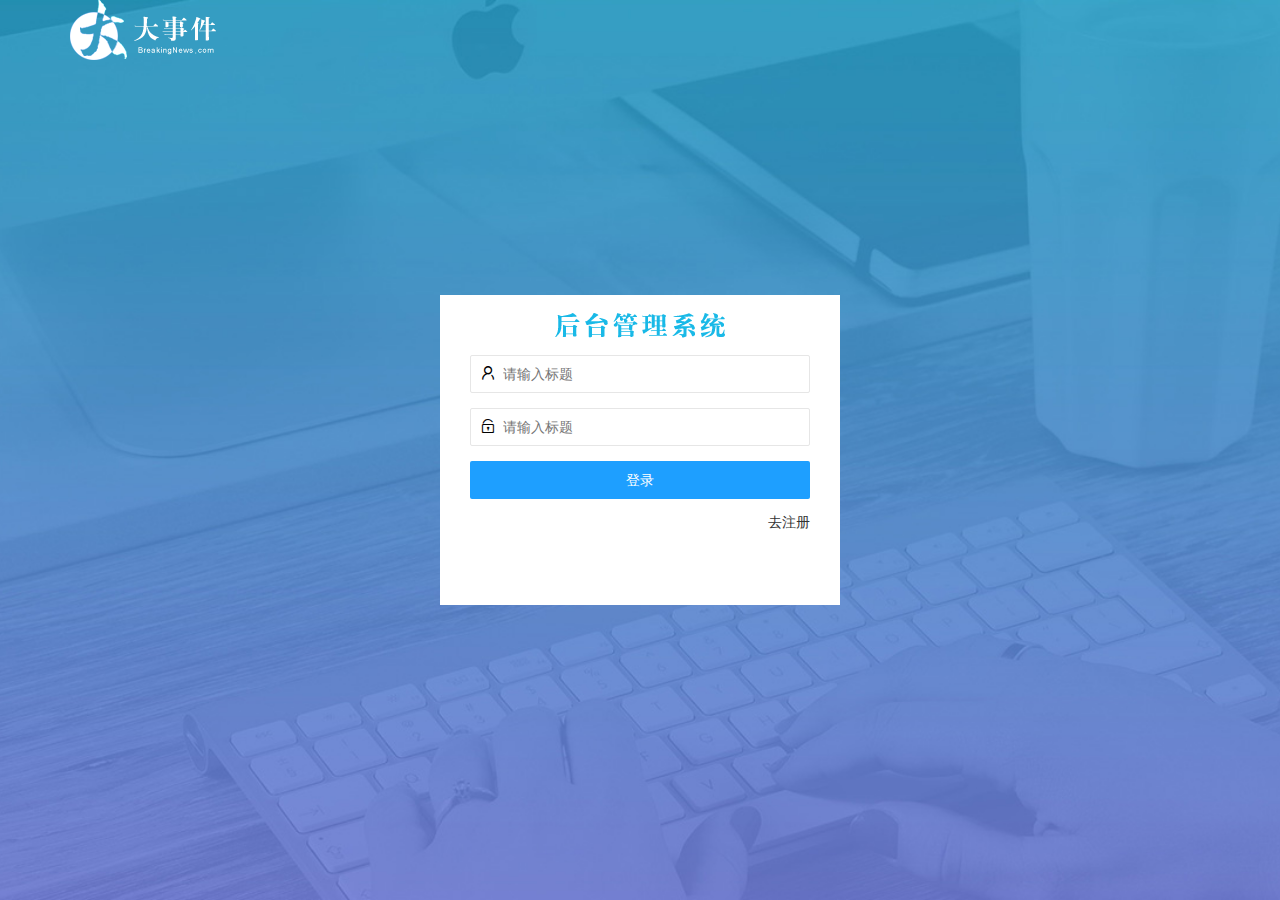
<file: login.html>
<!DOCTYPE html>
<html lang="en">

<head>
    <meta charset="UTF-8">
    <meta name="viewport" content="width=device-width, initial-scale=1.0">
    <title>大事件</title>
    <link rel="stylesheet" href="/assets/lib/layui/css/layui.css">
    <link rel="stylesheet" href="/assets/css/login.css">
</head>

<body>
    <div class="layui-main">
        <img src="/assets/images/logo.png" alt="">
    </div>
    <div class="loginAndRedBox">
        <div class="title-box"></div>
        <div class="login-box">
            <!-- 登录表单 -->
            <form class="layui-form" id="form_login">
                <!-- 用户名 -->
                <div class="layui-form-item">
                    <i class="layui-icon layui-icon-username"></i>
                    <input type="text" name="username" required lay-verify="required" placeholder="请输入标题"
                        autocomplete="off" class="layui-input">
                </div>
                <!-- 密码 -->
                <div class="layui-form-item">
                    <i class="layui-icon layui-icon-password"></i>
                    <input type="password" name="password" required lay-verify="required|pwd" placeholder="请输入标题"
                        autocomplete="off" class="layui-input">
                </div>
                <!-- 登录按钮 -->
                <div class="layui-form-item">
                    <button class="layui-btn layui-btn-normal layui-btn-fluid" lay-submit
                        lay-filter="formDemo">登录</button>
                </div>
                 <!-- 去注册按钮 -->
                <div class="layui-form-item links">
                    <a href="javascript:;" id="link_reg">去注册</a>
                </div>
            </form>

        </div>
        <div class="reg-box">
            <form class="layui-form" id="form_reg">
                <!-- 用户名 -->
                <div class="layui-form-item">
                    <i class="layui-icon layui-icon-username"></i>
                    <input type="text" name="username" required lay-verify="required" placeholder="请输入标题"
                        autocomplete="off" class="layui-input">
                </div>
                <!-- 密码 -->
                <div class="layui-form-item">
                    <i class="layui-icon layui-icon-password"></i>
                    <input type="password" name="password" required lay-verify="required|pwd" placeholder="请输入标题"
                        autocomplete="off" class="layui-input">
                </div>
                <!-- 再次确认密码 -->
                <div class="layui-form-item">
                    <i class="layui-icon layui-icon-password"></i>
                    <input type="password" name="repassword" required lay-verify="required|pwd|repwd"
                        placeholder="再次确认密码" autocomplete="off" class="layui-input" />

                </div>
                <!-- 登录按钮 -->
                <div class="layui-form-item">
                    <button class="layui-btn layui-btn-normal layui-btn-fluid" lay-submit
                        lay-filter="formDemo">注册</button>
                </div>
                <!-- 去登录按钮 -->
                <div class="layui-form-item links">
                    <a href="javascript:;" id="link_login">去登录</a>
                </div>
            
            </form>
            
        </div>
        <!-- 导入layui的js -->
        <script src="/assets/lib/layui/layui.all.js"></script>
        <!-- 导入jquery -->
        <script src="/assets/lib/jquery.js"></script>
        <script src="/assets/js/baseAPI.js"></script>
        <!-- 导入自己的js -->
        <script src="/assets/js/login.js"></script>
    </div>
</body>

</html>
</file>
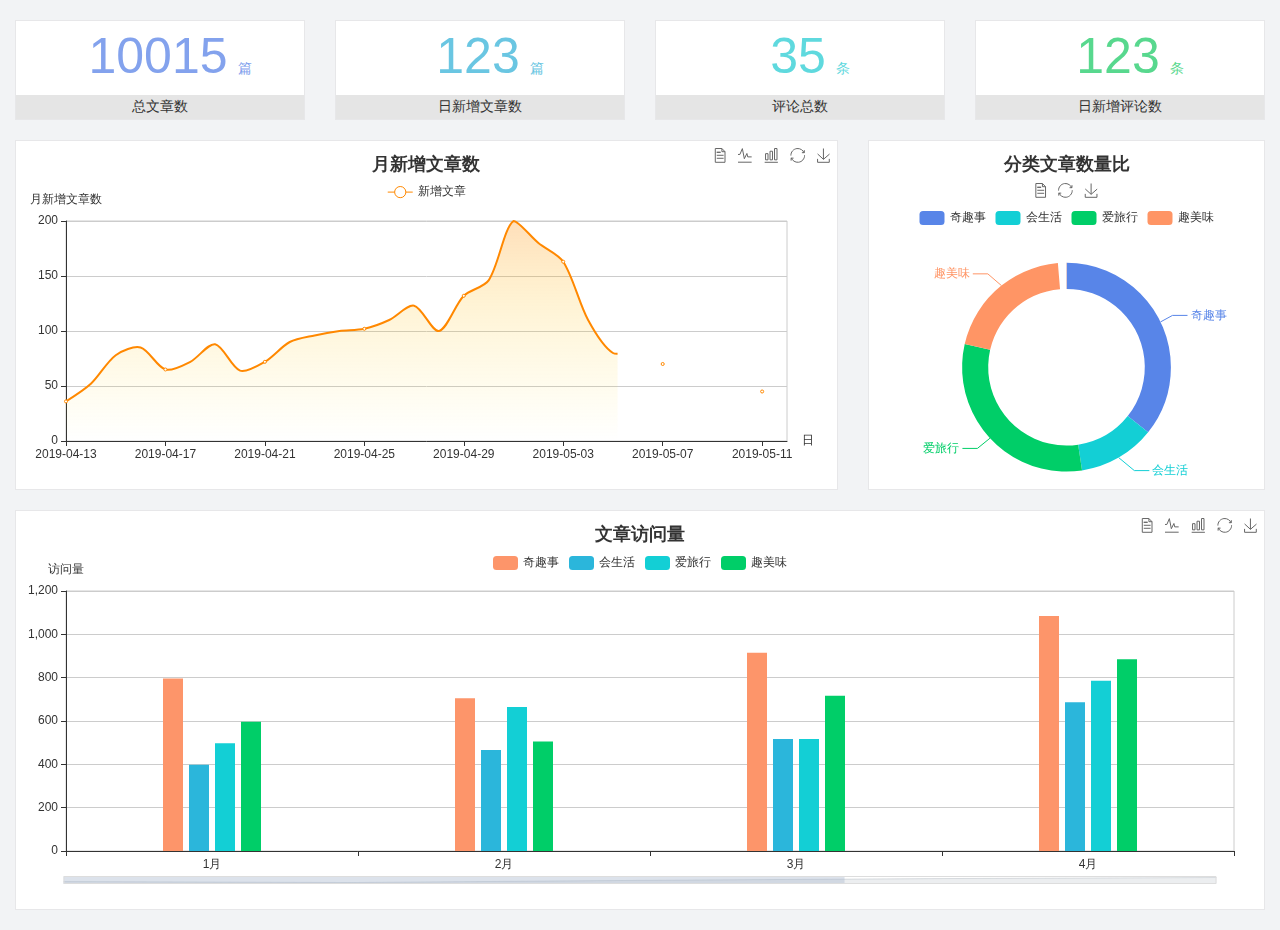
<file: home/dashboard.html>
<!DOCTYPE html>
<html lang="en">

<head>
  <meta charset="UTF-8">
  <meta name="viewport" content="width=device-width, initial-scale=1.0">
  <meta http-equiv="X-UA-Compatible" content="ie=edge">
  <title>图表统计</title>
  <link rel="stylesheet" href="../../assets/lib/bootstrap.css" />
  <link rel="stylesheet" href="../../assets/lib/main.css" />
  <script src="../../assets/lib/jquery.js"></script>
  <script type="text/javascript" src="../../assets/lib/echarts.min.js"></script>
</head>

<body>
  <div class="container-fluid">
    <div class="row spannel_list">
      <div class="col-sm-3 col-xs-6">
        <div class="spannel">
          <em>10015</em><span>篇</span>
          <b>总文章数</b>
        </div>
      </div>
      <div class="col-sm-3 col-xs-6">
        <div class="spannel scolor01">
          <em>123</em><span>篇</span>
          <b>日新增文章数</b>
        </div>
      </div>
      <div class="col-sm-3 col-xs-6">
        <div class="spannel scolor02">
          <em>35</em><span>条</span>
          <b>评论总数</b>
        </div>
      </div>
      <div class="col-sm-3 col-xs-6">
        <div class="spannel scolor03">
          <em>123</em><span>条</span>
          <b>日新增评论数</b>
        </div>
      </div>
    </div>
  </div>

  <div class="container-fluid">
    <div class="row curve-pie">
      <div class="col-lg-8 col-md-8">
        <div class="gragh_pannel" id="curve_show"></div>
      </div>
      <div class="col-lg-4 col-md-4">
        <div class="gragh_pannel" id="pie_show"></div>
      </div>
    </div>
  </div>

  <div class="container-fluid">
    <div class="column_pannel" id="column_show"></div>
  </div>

  <script>
    var oChart = echarts.init(document.getElementById('curve_show'));
    var aList_all = [
      { 'count': 36, 'date': '2019-04-13' },
      { 'count': 52, 'date': '2019-04-14' },
      { 'count': 78, 'date': '2019-04-15' },
      { 'count': 85, 'date': '2019-04-16' },
      { 'count': 65, 'date': '2019-04-17' },
      { 'count': 72, 'date': '2019-04-18' },
      { 'count': 88, 'date': '2019-04-19' },
      { 'count': 64, 'date': '2019-04-20' },
      { 'count': 72, 'date': '2019-04-21' },
      { 'count': 90, 'date': '2019-04-22' },
      { 'count': 96, 'date': '2019-04-23' },
      { 'count': 100, 'date': '2019-04-24' },
      { 'count': 102, 'date': '2019-04-25' },
      { 'count': 110, 'date': '2019-04-26' },
      { 'count': 123, 'date': '2019-04-27' },
      { 'count': 100, 'date': '2019-04-28' },
      { 'count': 132, 'date': '2019-04-29' },
      { 'count': 146, 'date': '2019-04-30' },
      { 'count': 200, 'date': '2019-05-01' },
      { 'count': 180, 'date': '2019-05-02' },
      { 'count': 163, 'date': '2019-05-03' },
      { 'count': 110, 'date': '2019-05-04' },
      { 'count': 80, 'date': '2019-05-05' },
      { 'count': 82, 'date': '2019-05-06' },
      { 'count': 70, 'date': '2019-05-07' },
      { 'count': 65, 'date': '2019-05-08' },
      { 'count': 54, 'date': '2019-05-09' },
      { 'count': 40, 'date': '2019-05-10' },
      { 'count': 45, 'date': '2019-05-11' },
      { 'count': 38, 'date': '2019-05-12' },
    ];

    let aCount = [];
    let aDate = [];

    for (var i = 0; i < aList_all.length; i++) {
      aCount.push(aList_all[i].count);
      aDate.push(aList_all[i].date);
    }

    var chartopt = {
      title: {
        text: '月新增文章数',
        left: 'center',
        top: '10'
      },
      tooltip: {
        trigger: 'axis'
      },
      legend: {
        data: ['新增文章'],
        top: '40'
      },
      toolbox: {
        show: true,
        feature: {
          mark: { show: true },
          dataView: { show: true, readOnly: false },
          magicType: { show: true, type: ['line', 'bar'] },
          restore: { show: true },
          saveAsImage: { show: true }
        }
      },
      calculable: true,
      xAxis: [
        {
          name: '日',
          type: 'category',
          boundaryGap: false,
          data: aDate
        }
      ],
      yAxis: [
        {
          name: '月新增文章数',
          type: 'value'
        }
      ],
      series: [
        {
          name: '新增文章',
          type: 'line',
          smooth: true,
          itemStyle: { normal: { areaStyle: { type: 'default' }, color: '#f80' }, lineStyle: { color: '#f80' } },
          data: aCount
        }],
      areaStyle: {
        normal: {
          color: new echarts.graphic.LinearGradient(0, 0, 0, 1, [{
            offset: 0,
            color: 'rgba(255,136,0,0.39)'
          }, {
            offset: .34,
            color: 'rgba(255,180,0,0.25)'
          }, {
            offset: 1,
            color: 'rgba(255,222,0,0.00)'
          }])

        }
      },
      grid: {
        show: true,
        x: 50,
        x2: 50,
        y: 80,
        height: 220
      }
    };

    oChart.setOption(chartopt);


    var oPie = echarts.init(document.getElementById('pie_show'));
    var oPieopt =
    {
      title: {
        top: 10,
        text: '分类文章数量比',
        x: 'center'
      },
      tooltip: {
        trigger: 'item',
        formatter: "{a} <br/>{b} : {c} ({d}%)"
      },
      color: ['#5885e8', '#13cfd5', '#00ce68', '#ff9565'],
      legend: {
        x: 'center',
        top: 65,
        data: ['奇趣事', '会生活', '爱旅行', '趣美味']
      },
      toolbox: {
        show: true,
        x: 'center',
        top: 35,
        feature: {
          mark: { show: true },
          dataView: { show: true, readOnly: false },
          magicType: {
            show: true,
            type: ['pie', 'funnel'],
            option: {
              funnel: {
                x: '25%',
                width: '50%',
                funnelAlign: 'left',
                max: 1548
              }
            }
          },
          restore: { show: true },
          saveAsImage: { show: true }
        }
      },
      calculable: true,
      series: [
        {
          name: '访问来源',
          type: 'pie',
          radius: ['45%', '60%'],
          center: ['50%', '65%'],
          data: [
            { value: 300, name: '奇趣事' },
            { value: 100, name: '会生活' },
            { value: 260, name: '爱旅行' },
            { value: 180, name: '趣美味' }
          ]
        }
      ]
    };
    oPie.setOption(oPieopt);



    var oColumn = this.echarts.init(document.getElementById('column_show'));
    var oColumnopt =
    {
      title: {
        text: '文章访问量',
        left: 'center',
        top: '10'
      },
      tooltip: {
        trigger: 'axis'
      },
      legend: {
        data: ['奇趣事', '会生活', '爱旅行', '趣美味'],
        top: '40'
      },
      toolbox: {
        show: true,
        feature: {
          mark: { show: true },
          dataView: { show: true, readOnly: false },
          magicType: { show: true, type: ['line', 'bar'] },
          restore: { show: true },
          saveAsImage: { show: true }
        }
      },
      calculable: true,
      xAxis: [
        {
          type: 'category',
          data: ['1月', '2月', '3月', '4月', '5月']
        }
      ],
      yAxis: [
        {
          name: '访问量',
          type: 'value'
        }
      ],
      series: [
        {
          name: '奇趣事',
          type: 'bar',
          barWidth: 20,
          itemStyle: {
            normal: { areaStyle: { type: 'default' }, color: '#fd956a' }
          },
          data: [800, 708, 920, 1090, 1200]
        },
        {
          name: '会生活',
          type: 'bar',
          barWidth: 20,
          itemStyle: {
            normal: { areaStyle: { type: 'default' }, color: '#2bb6db' }
          },
          data: [400, 468, 520, 690, 800]
        },
        {
          name: '爱旅行',
          type: 'bar',
          barWidth: 20,
          itemStyle: {
            normal: { areaStyle: { type: 'default' }, color: '#13cfd5' }
          },
          data: [500, 668, 520, 790, 900]
        },
        {
          name: '趣美味',
          type: 'bar',
          barWidth: 20,
          itemStyle: {
            normal: { areaStyle: { type: 'default' }, color: '#00ce68' }
          },
          data: [600, 508, 720, 890, 1000]
        }
      ],
      grid: {
        show: true,
        x: 50,
        x2: 30,
        y: 80,
        height: 260
      },
      dataZoom: [//给x轴设置滚动条
        {
          start: 0,//默认为0
          end: 100 - 1000 / 31,//默认为100
          type: 'slider',
          show: true,
          xAxisIndex: [0],
          handleSize: 0,//滑动条的 左右2个滑动条的大小
          height: 8,//组件高度
          left: 45, //左边的距离
          right: 50,//右边的距离
          bottom: 26,//右边的距离
          handleColor: '#ddd',//h滑动图标的颜色
          handleStyle: {
            borderColor: "#cacaca",
            borderWidth: "1",
            shadowBlur: 2,
            background: "#ddd",
            shadowColor: "#ddd",
          }
        }]
    };
    oColumn.setOption(oColumnopt);
  </script>
</body>

</html>
</file>
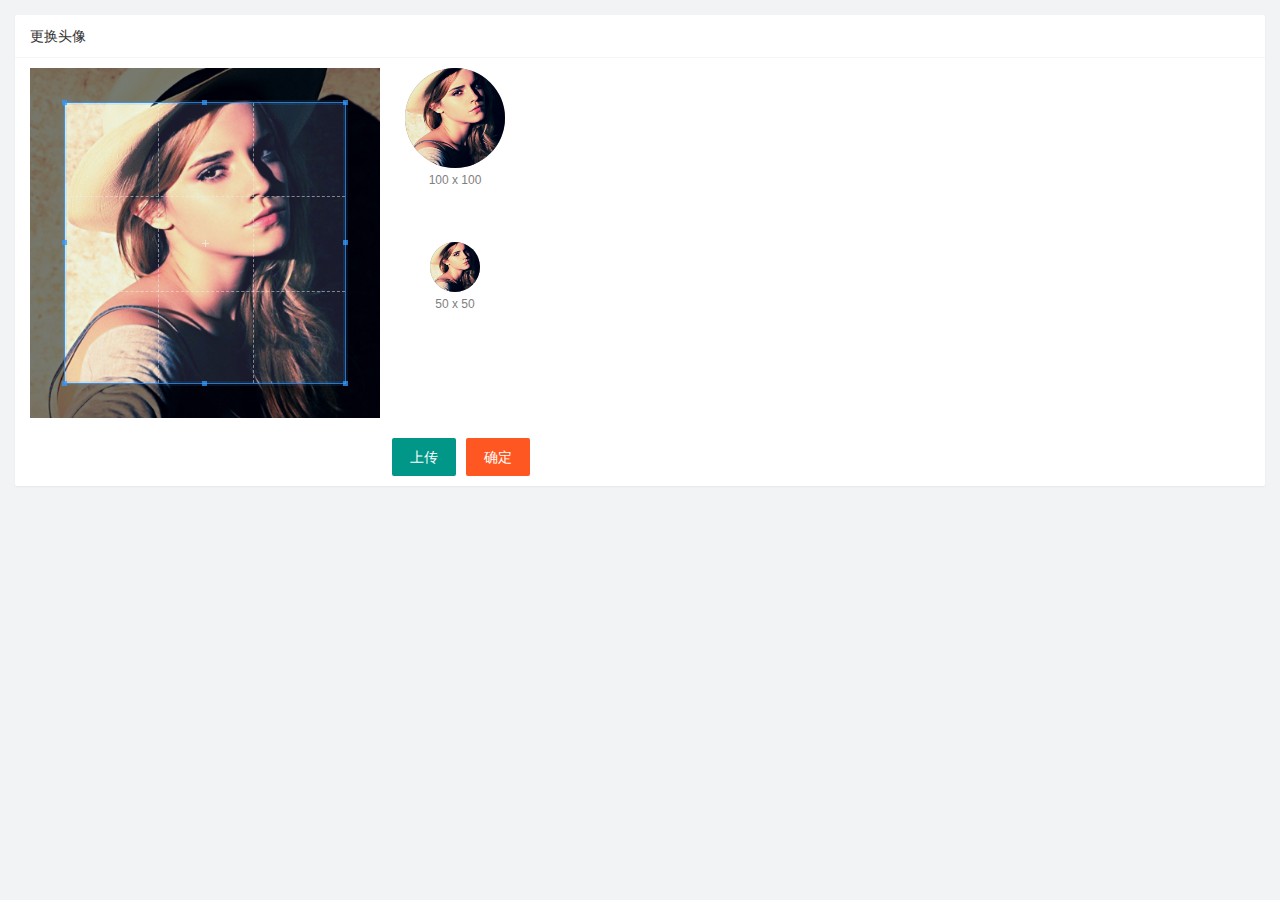
<file: user/user_avatar.html>
<!DOCTYPE html>
<html lang="en">

<head>
    <meta charset="UTF-8">
    <meta name="viewport" content="width=device-width, initial-scale=1.0">
    <title>Document</title>
    <link rel="stylesheet" href="/assets/lib/layui/css/layui.css">
    <link rel="stylesheet" href="/assets/css/user/user_avatar.css">
    <link rel="stylesheet" href="/assets/lib/cropper/cropper.css" />

</head>

<body>
    <div class="layui-card">
        <div class="layui-card-header">更换头像</div>
        <div class="layui-card-body">
          <!-- 第一行的图片裁剪和预览区域 -->
        <div class="row1">
            <!-- 图片裁剪区域 -->
            <div class="cropper-box">
              <!-- 这个 img 标签很重要，将来会把它初始化为裁剪区域 -->
              <img id="image" src="/assets/images/sample.jpg" />
            </div>
            <!-- 图片的预览区域 -->
            <div class="preview-box">
              <div>
                <!-- 宽高为 100px 的预览区域 -->
                <div class="img-preview w100"></div>
                <p class="size">100 x 100</p>
              </div>
              <div>
                <!-- 宽高为 50px 的预览区域 -->
                <div class="img-preview w50"></div>
                <p class="size">50 x 50</p>
              </div>
            </div>
          </div>
  
          <!-- 第二行的按钮区域 -->
          <div class="row2">
            <!-- 通过 accept 属性，可以指定，允许用户选择什么类型的文件 -->
            <input type="file" id="file" accept="image/png,image/jpeg" />
            <button type="button" class="layui-btn" id="btnChooseImage">上传</button>
            <button type="button" class="layui-btn layui-btn-danger" id="btnUpload">确定</button>
          </div>
        </div>

        </div>
    </div>
    <script src="/assets/lib/layui/layui.all.js"></script>
    <script src="/assets/lib/jquery.js"></script>
    <script src="/assets/js/baseAPI.js"></script>
    <script src="/assets/lib/cropper/Cropper.js"></script>
    <script src="/assets/lib/cropper/jquery-cropper.js"></script>
    <script src="/assets/js/user/user_avatar.js"></script>

</body>

</html>
</file>
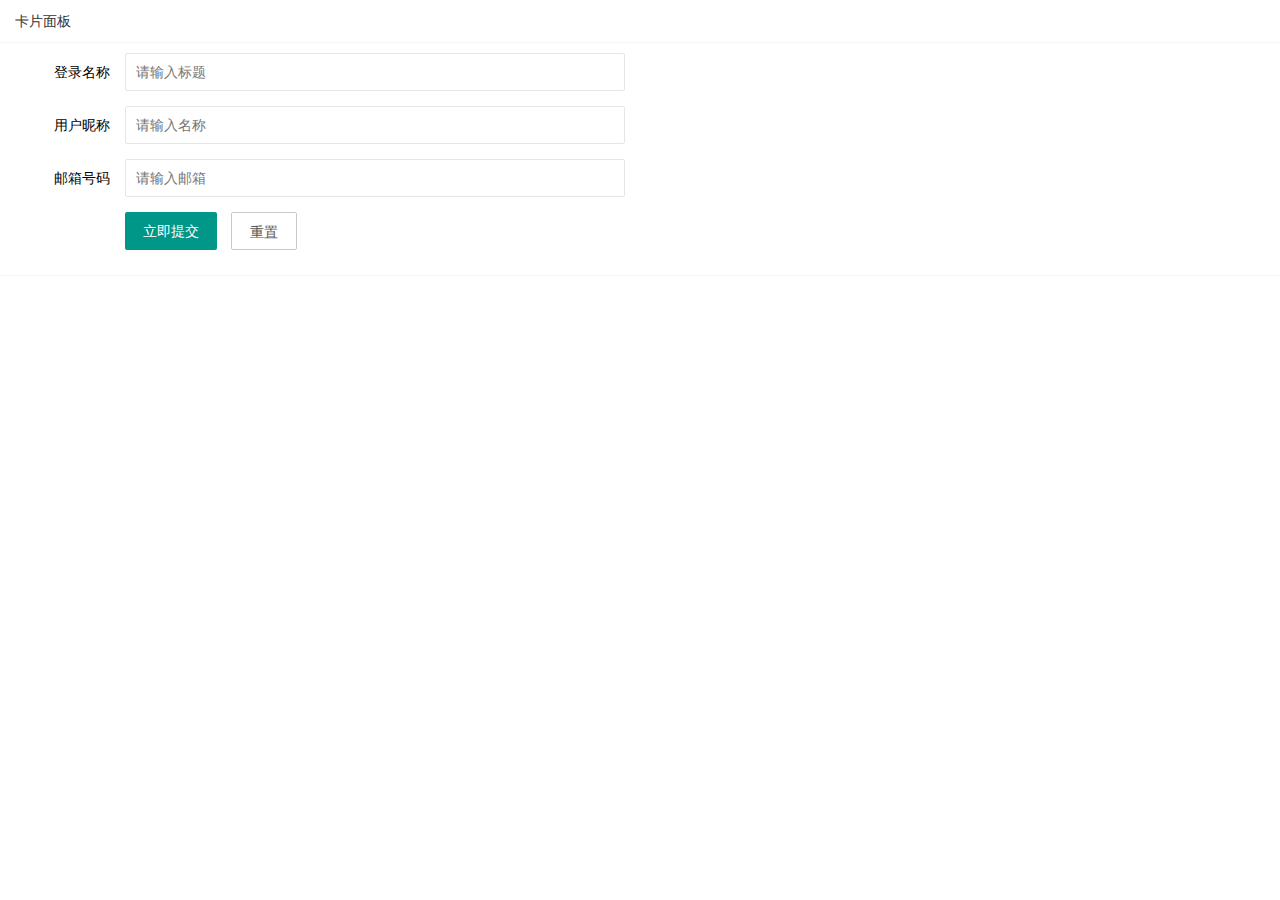
<file: user/user_info.html>
<!DOCTYPE html>
<html lang="en">
<head>
    <meta charset="UTF-8">
    <meta name="viewport" content="width=device-width, initial-scale=1.0">
    <title>Document</title>
    <link rel="stylesheet" href="/assets/lib/layui/css/layui.css">
    <link rel="stylesheet" href="/assets/css/user/user_info.css">
</head>
<body>
    <div class="layui-card">
        <div class="layui-card-header">卡片面板</div>
        <div class="layui-card-body">
            <form class="layui-form" lay-filter="formUserInfo">
                <!-- 隐藏域 -->
                <input type="hidden" name="id" value="" />
                <div class="layui-form-item">
                  <label class="layui-form-label">登录名称</label>
                  <div class="layui-input-block">
                    <input type="text" name="username" required  lay-verify="required" placeholder="请输入标题" autocomplete="off" class="layui-input" readonly>
                  </div>
                </div>
                <div class="layui-form-item">
                    <label class="layui-form-label">用户昵称</label>
                    <div class="layui-input-block">
                      <input type="text" name="nickname" required  lay-verify="required|nickname" placeholder="请输入名称" autocomplete="off" class="layui-input">
                    </div>
                  </div>
                  <div class="layui-form-item">
                    <label class="layui-form-label">邮箱号码</label>
                    <div class="layui-input-block">
                      <input type="text" name="email" required  lay-verify="required|email" placeholder="请输入邮箱" autocomplete="off" class="layui-input">
                    </div>
                  </div>
                  <div class="layui-form-item">
                    <div class="layui-input-block">
                      <button class="layui-btn" lay-submit lay-filter="formDemo">立即提交</button>
                      <button type="reset" class="layui-btn layui-btn-primary">重置</button>
                    </div>
                  </div>
                </form>
        </div>
      </div>
    <script src="/assets/lib/layui/layui.all.js"></script>
    <script src="/assets/lib/jquery.js"></script>
    <script src="/assets/js/baseAPI.js"></script>
    <script src="/assets/js/user/user_info.js"></script>

</body>
</html>
</file>
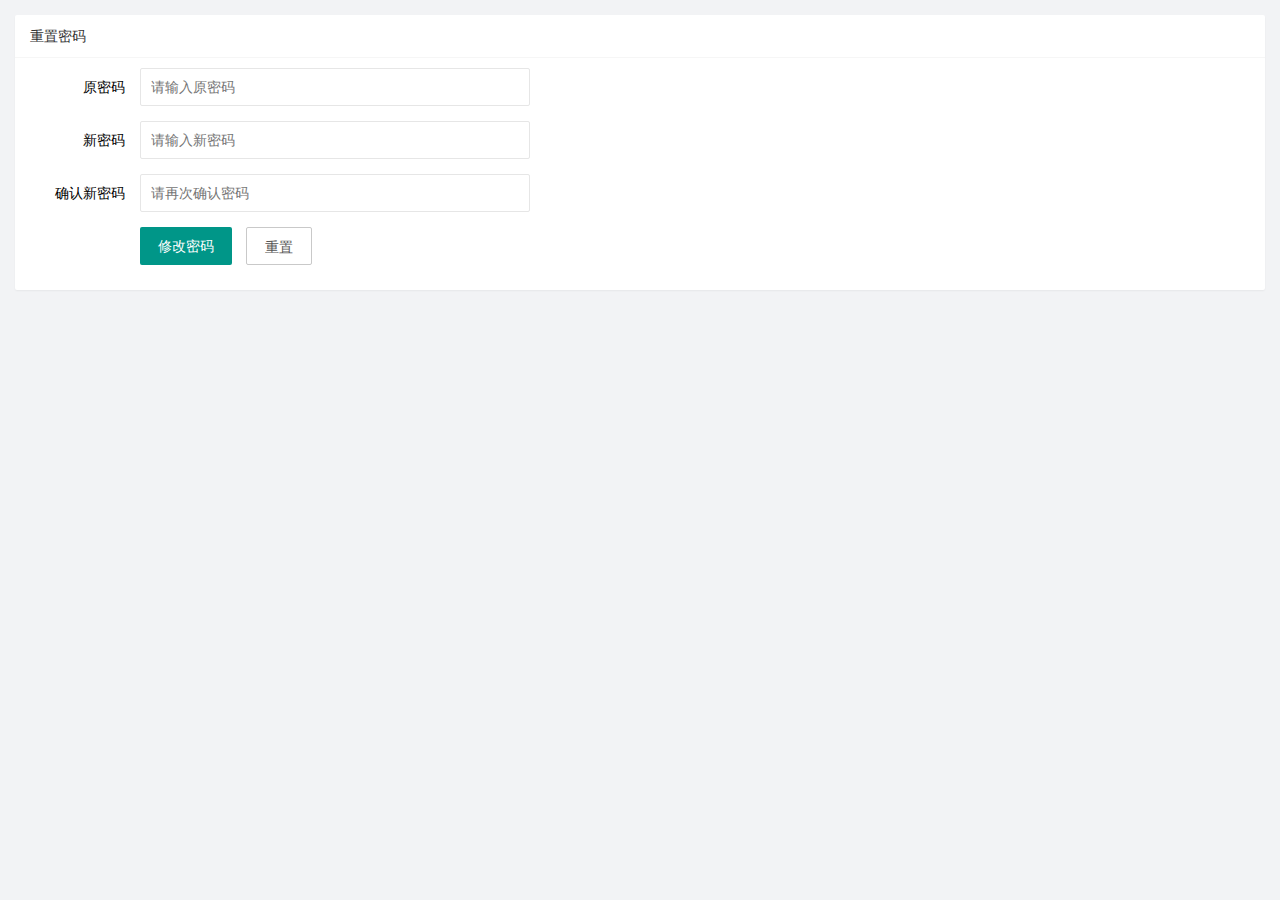
<file: user/user_pwd.html>
<!DOCTYPE html>
<html lang="en">
<head>
    <meta charset="UTF-8">
    <meta name="viewport" content="width=device-width, initial-scale=1.0">
    <title>重置密码</title>
    <link rel="stylesheet" href="/assets/lib/layui/css/layui.css">
    <link rel="stylesheet" href="/assets/css/user/user_pwd.css">
</head>
<body>
    <!-- 卡片区域 -->
    <div class="layui-card">
        <div class="layui-card-header">重置密码</div>
        <div class="layui-card-body">
            <form class="layui-form">
              <div class="layui-form-item">
                <label class="layui-form-label">原密码</label>
                <div class="layui-input-block">
                  <input type="password" name="oldPwd" required lay-verify="required|pwd" placeholder="请输入原密码" autocomplete="off" class="layui-input" />
                </div>
              </div>
              <div class="layui-form-item">
                <label class="layui-form-label">新密码</label>
                <div class="layui-input-block">
                  <input type="password" name="newPwd" required lay-verify="required|pwd|samePwd" placeholder="请输入新密码" autocomplete="off" class="layui-input" />
                </div>
              </div>
              <div class="layui-form-item">
                <label class="layui-form-label">确认新密码</label>
                <div class="layui-input-block">
                  <input type="password" name="rePwd" required lay-verify="required|pwd|rePwd" placeholder="请再次确认密码" autocomplete="off" class="layui-input" />
                </div>
              </div>
              <div class="layui-form-item">
                <div class="layui-input-block">
                  <button class="layui-btn" lay-submit lay-filter="formDemo">修改密码</button>
                  <button type="reset" class="layui-btn layui-btn-primary">重置</button>
                </div>
              </div>
            </form>
          </div>
      </div>
          <script src="/assets/lib/layui/layui.all.js"></script>
          <script src="/assets/lib/jquery.js"></script>
          <script src="/assets/js/baseAPI.js"></script>
          <script src="/assets/js/user/user_pwd.js"></script>
</body>
</html>
</file>
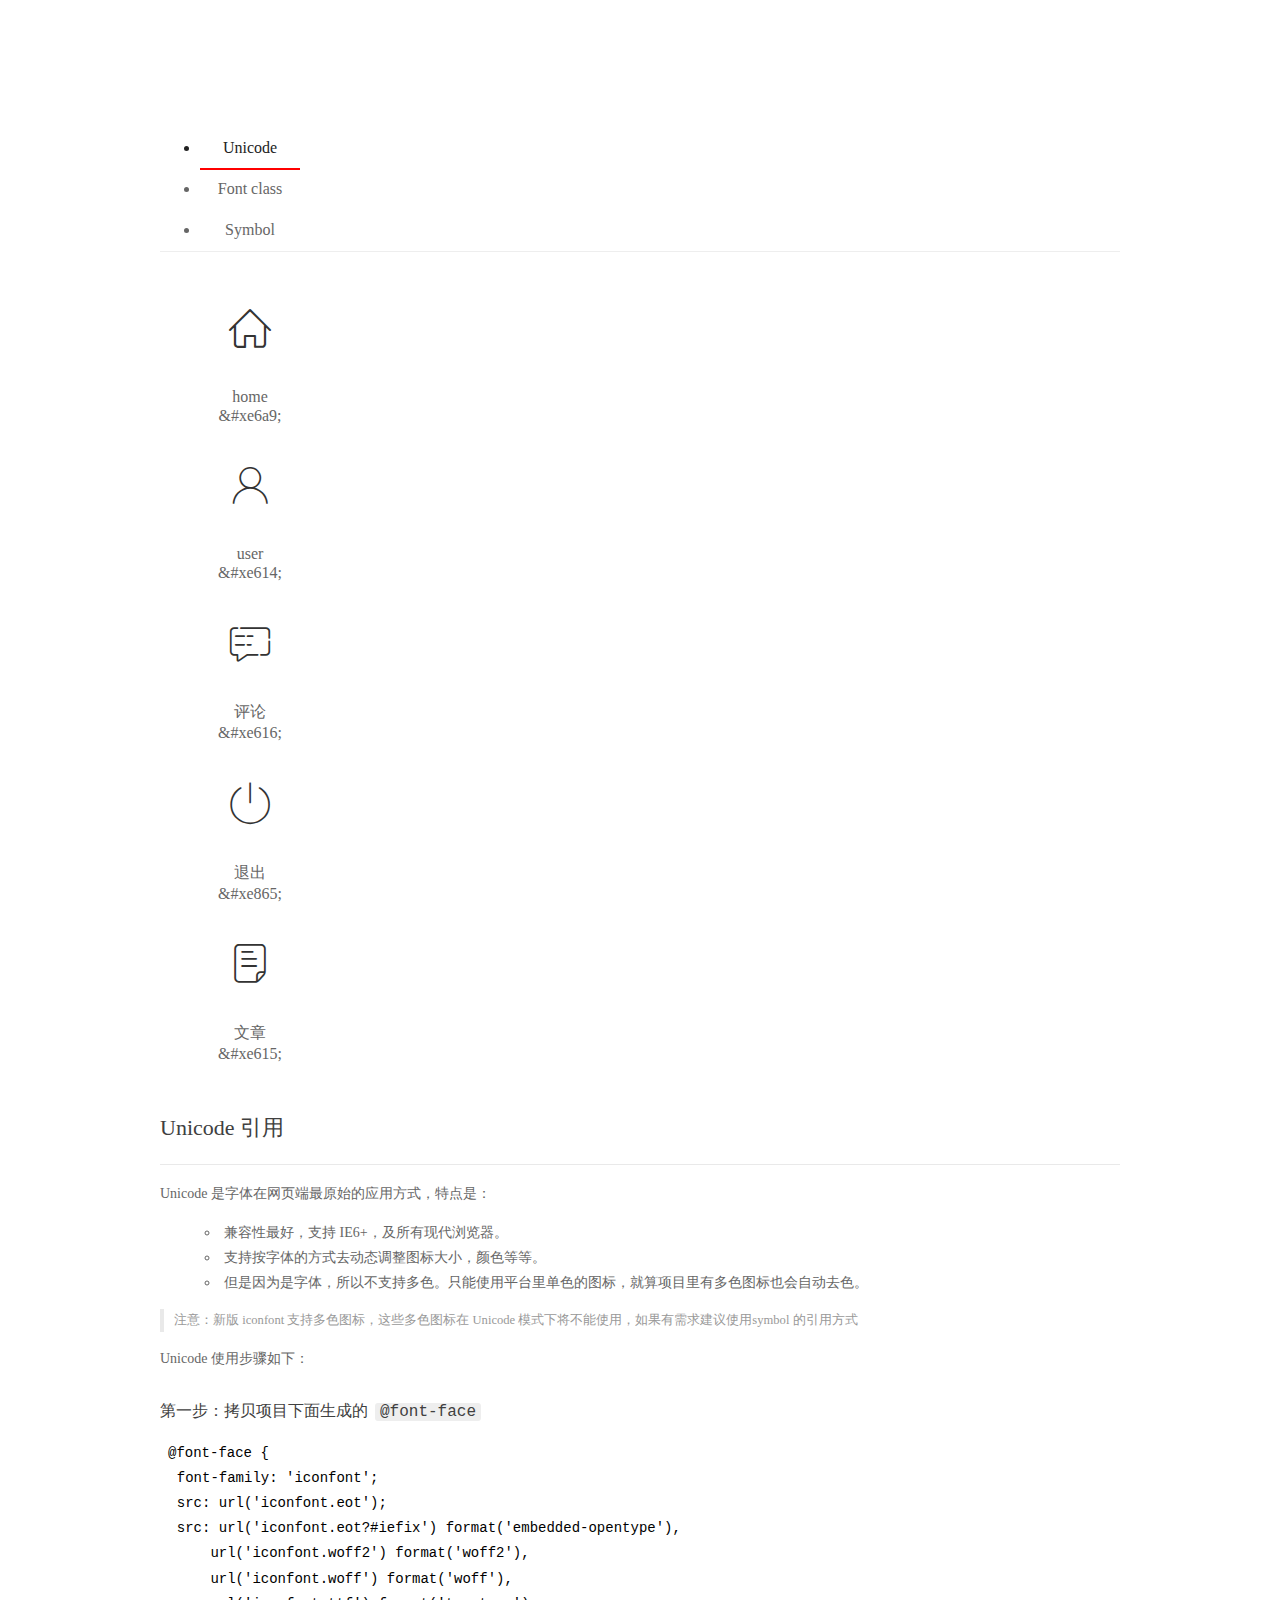
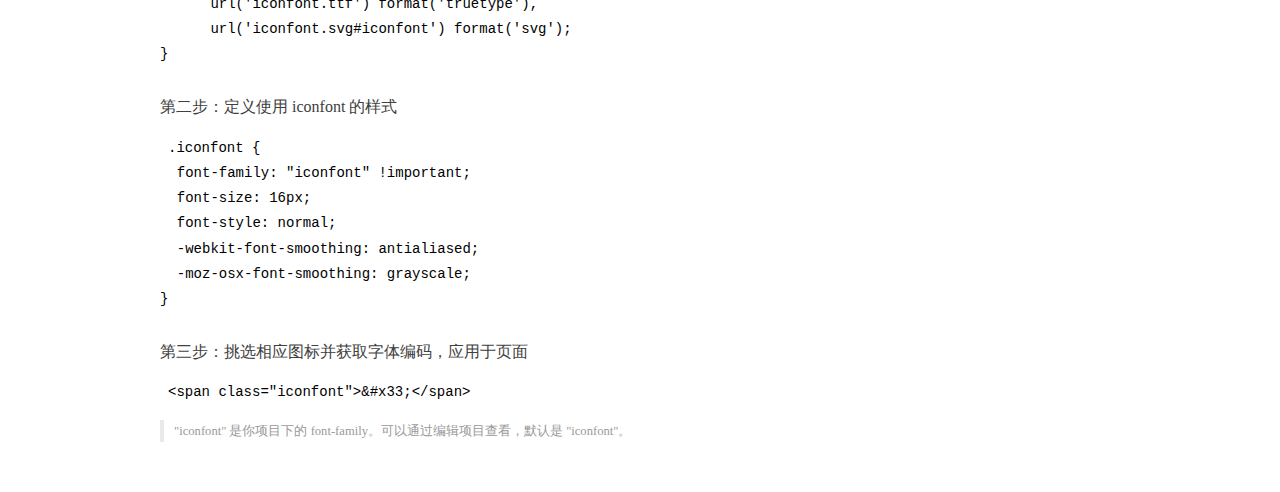
<file: assets/fonts/demo_index.html>
<!DOCTYPE html>
<html>
<head>
  <meta charset="utf-8"/>
  <title>IconFont Demo</title>
  <link rel="shortcut icon" href="https://gtms04.alicdn.com/tps/i4/TB1_oz6GVXXXXaFXpXXJDFnIXXX-64-64.ico" type="image/x-icon"/>
  <link rel="stylesheet" href="https://g.alicdn.com/thx/cube/1.3.2/cube.min.css">
  <link rel="stylesheet" href="demo.css">
  <link rel="stylesheet" href="iconfont.css">
  <script src="iconfont.js"></script>
  <!-- jQuery -->
  <script src="https://a1.alicdn.com/oss/uploads/2018/12/26/7bfddb60-08e8-11e9-9b04-53e73bb6408b.js"></script>
  <!-- 代码高亮 -->
  <script src="https://a1.alicdn.com/oss/uploads/2018/12/26/a3f714d0-08e6-11e9-8a15-ebf944d7534c.js"></script>
</head>
<body>
  <div class="main">
    <h1 class="logo"><a href="https://www.iconfont.cn/" title="iconfont 首页" target="_blank">&#xe86b;</a></h1>
    <div class="nav-tabs">
      <ul id="tabs" class="dib-box">
        <li class="dib active"><span>Unicode</span></li>
        <li class="dib"><span>Font class</span></li>
        <li class="dib"><span>Symbol</span></li>
      </ul>
      
    </div>
    <div class="tab-container">
      <div class="content unicode" style="display: block;">
          <ul class="icon_lists dib-box">
          
            <li class="dib">
              <span class="icon iconfont">&#xe6a9;</span>
                <div class="name">home</div>
                <div class="code-name">&amp;#xe6a9;</div>
              </li>
          
            <li class="dib">
              <span class="icon iconfont">&#xe614;</span>
                <div class="name">user</div>
                <div class="code-name">&amp;#xe614;</div>
              </li>
          
            <li class="dib">
              <span class="icon iconfont">&#xe616;</span>
                <div class="name">评论</div>
                <div class="code-name">&amp;#xe616;</div>
              </li>
          
            <li class="dib">
              <span class="icon iconfont">&#xe865;</span>
                <div class="name">退出</div>
                <div class="code-name">&amp;#xe865;</div>
              </li>
          
            <li class="dib">
              <span class="icon iconfont">&#xe615;</span>
                <div class="name">文章</div>
                <div class="code-name">&amp;#xe615;</div>
              </li>
          
          </ul>
          <div class="article markdown">
          <h2 id="unicode-">Unicode 引用</h2>
          <hr>

          <p>Unicode 是字体在网页端最原始的应用方式，特点是：</p>
          <ul>
            <li>兼容性最好，支持 IE6+，及所有现代浏览器。</li>
            <li>支持按字体的方式去动态调整图标大小，颜色等等。</li>
            <li>但是因为是字体，所以不支持多色。只能使用平台里单色的图标，就算项目里有多色图标也会自动去色。</li>
          </ul>
          <blockquote>
            <p>注意：新版 iconfont 支持多色图标，这些多色图标在 Unicode 模式下将不能使用，如果有需求建议使用symbol 的引用方式</p>
          </blockquote>
          <p>Unicode 使用步骤如下：</p>
          <h3 id="-font-face">第一步：拷贝项目下面生成的 <code>@font-face</code></h3>
<pre><code class="language-css"
>@font-face {
  font-family: 'iconfont';
  src: url('iconfont.eot');
  src: url('iconfont.eot?#iefix') format('embedded-opentype'),
      url('iconfont.woff2') format('woff2'),
      url('iconfont.woff') format('woff'),
      url('iconfont.ttf') format('truetype'),
      url('iconfont.svg#iconfont') format('svg');
}
</code></pre>
          <h3 id="-iconfont-">第二步：定义使用 iconfont 的样式</h3>
<pre><code class="language-css"
>.iconfont {
  font-family: "iconfont" !important;
  font-size: 16px;
  font-style: normal;
  -webkit-font-smoothing: antialiased;
  -moz-osx-font-smoothing: grayscale;
}
</code></pre>
          <h3 id="-">第三步：挑选相应图标并获取字体编码，应用于页面</h3>
<pre>
<code class="language-html"
>&lt;span class="iconfont"&gt;&amp;#x33;&lt;/span&gt;
</code></pre>
          <blockquote>
            <p>"iconfont" 是你项目下的 font-family。可以通过编辑项目查看，默认是 "iconfont"。</p>
          </blockquote>
          </div>
      </div>
      <div class="content font-class">
        <ul class="icon_lists dib-box">
          
          <li class="dib">
            <span class="icon iconfont icon-home"></span>
            <div class="name">
              home
            </div>
            <div class="code-name">.icon-home
            </div>
          </li>
          
          <li class="dib">
            <span class="icon iconfont icon-user"></span>
            <div class="name">
              user
            </div>
            <div class="code-name">.icon-user
            </div>
          </li>
          
          <li class="dib">
            <span class="icon iconfont icon-pinglun"></span>
            <div class="name">
              评论
            </div>
            <div class="code-name">.icon-pinglun
            </div>
          </li>
          
          <li class="dib">
            <span class="icon iconfont icon-tuichu"></span>
            <div class="name">
              退出
            </div>
            <div class="code-name">.icon-tuichu
            </div>
          </li>
          
          <li class="dib">
            <span class="icon iconfont icon-16"></span>
            <div class="name">
              文章
            </div>
            <div class="code-name">.icon-16
            </div>
          </li>
          
        </ul>
        <div class="article markdown">
        <h2 id="font-class-">font-class 引用</h2>
        <hr>

        <p>font-class 是 Unicode 使用方式的一种变种，主要是解决 Unicode 书写不直观，语意不明确的问题。</p>
        <p>与 Unicode 使用方式相比，具有如下特点：</p>
        <ul>
          <li>兼容性良好，支持 IE8+，及所有现代浏览器。</li>
          <li>相比于 Unicode 语意明确，书写更直观。可以很容易分辨这个 icon 是什么。</li>
          <li>因为使用 class 来定义图标，所以当要替换图标时，只需要修改 class 里面的 Unicode 引用。</li>
          <li>不过因为本质上还是使用的字体，所以多色图标还是不支持的。</li>
        </ul>
        <p>使用步骤如下：</p>
        <h3 id="-fontclass-">第一步：引入项目下面生成的 fontclass 代码：</h3>
<pre><code class="language-html">&lt;link rel="stylesheet" href="./iconfont.css"&gt;
</code></pre>
        <h3 id="-">第二步：挑选相应图标并获取类名，应用于页面：</h3>
<pre><code class="language-html">&lt;span class="iconfont icon-xxx"&gt;&lt;/span&gt;
</code></pre>
        <blockquote>
          <p>"
            iconfont" 是你项目下的 font-family。可以通过编辑项目查看，默认是 "iconfont"。</p>
        </blockquote>
      </div>
      </div>
      <div class="content symbol">
          <ul class="icon_lists dib-box">
          
            <li class="dib">
                <svg class="icon svg-icon" aria-hidden="true">
                  <use xlink:href="#icon-home"></use>
                </svg>
                <div class="name">home</div>
                <div class="code-name">#icon-home</div>
            </li>
          
            <li class="dib">
                <svg class="icon svg-icon" aria-hidden="true">
                  <use xlink:href="#icon-user"></use>
                </svg>
                <div class="name">user</div>
                <div class="code-name">#icon-user</div>
            </li>
          
            <li class="dib">
                <svg class="icon svg-icon" aria-hidden="true">
                  <use xlink:href="#icon-pinglun"></use>
                </svg>
                <div class="name">评论</div>
                <div class="code-name">#icon-pinglun</div>
            </li>
          
            <li class="dib">
                <svg class="icon svg-icon" aria-hidden="true">
                  <use xlink:href="#icon-tuichu"></use>
                </svg>
                <div class="name">退出</div>
                <div class="code-name">#icon-tuichu</div>
            </li>
          
            <li class="dib">
                <svg class="icon svg-icon" aria-hidden="true">
                  <use xlink:href="#icon-16"></use>
                </svg>
                <div class="name">文章</div>
                <div class="code-name">#icon-16</div>
            </li>
          
          </ul>
          <div class="article markdown">
          <h2 id="symbol-">Symbol 引用</h2>
          <hr>

          <p>这是一种全新的使用方式，应该说这才是未来的主流，也是平台目前推荐的用法。相关介绍可以参考这篇<a href="">文章</a>
            这种用法其实是做了一个 SVG 的集合，与另外两种相比具有如下特点：</p>
          <ul>
            <li>支持多色图标了，不再受单色限制。</li>
            <li>通过一些技巧，支持像字体那样，通过 <code>font-size</code>, <code>color</code> 来调整样式。</li>
            <li>兼容性较差，支持 IE9+，及现代浏览器。</li>
            <li>浏览器渲染 SVG 的性能一般，还不如 png。</li>
          </ul>
          <p>使用步骤如下：</p>
          <h3 id="-symbol-">第一步：引入项目下面生成的 symbol 代码：</h3>
<pre><code class="language-html">&lt;script src="./iconfont.js"&gt;&lt;/script&gt;
</code></pre>
          <h3 id="-css-">第二步：加入通用 CSS 代码（引入一次就行）：</h3>
<pre><code class="language-html">&lt;style&gt;
.icon {
  width: 1em;
  height: 1em;
  vertical-align: -0.15em;
  fill: currentColor;
  overflow: hidden;
}
&lt;/style&gt;
</code></pre>
          <h3 id="-">第三步：挑选相应图标并获取类名，应用于页面：</h3>
<pre><code class="language-html">&lt;svg class="icon" aria-hidden="true"&gt;
  &lt;use xlink:href="#icon-xxx"&gt;&lt;/use&gt;
&lt;/svg&gt;
</code></pre>
          </div>
      </div>

    </div>
  </div>
  <script>
  $(document).ready(function () {
      $('.tab-container .content:first').show()

      $('#tabs li').click(function (e) {
        var tabContent = $('.tab-container .content')
        var index = $(this).index()

        if ($(this).hasClass('active')) {
          return
        } else {
          $('#tabs li').removeClass('active')
          $(this).addClass('active')

          tabContent.hide().eq(index).fadeIn()
        }
      })
    })
  </script>
</body>
</html>
</file>
<file: assets/lib/layui/css/layui.css>
/** layui-v2.5.5 MIT License By https://www.layui.com */
 .layui-inline,img{display:inline-block;vertical-align:middle}h1,h2,h3,h4,h5,h6{font-weight:400}.layui-edge,.layui-header,.layui-inline,.layui-main{position:relative}.layui-body,.layui-edge,.layui-elip{overflow:hidden}.layui-btn,.layui-edge,.layui-inline,img{vertical-align:middle}.layui-btn,.layui-disabled,.layui-icon,.layui-unselect{-moz-user-select:none;-webkit-user-select:none;-ms-user-select:none}.layui-elip,.layui-form-checkbox span,.layui-form-pane .layui-form-label{text-overflow:ellipsis;white-space:nowrap}.layui-breadcrumb,.layui-tree-btnGroup{visibility:hidden}blockquote,body,button,dd,div,dl,dt,form,h1,h2,h3,h4,h5,h6,input,li,ol,p,pre,td,textarea,th,ul{margin:0;padding:0;-webkit-tap-highlight-color:rgba(0,0,0,0)}a:active,a:hover{outline:0}img{border:none}li{list-style:none}table{border-collapse:collapse;border-spacing:0}h4,h5,h6{font-size:100%}button,input,optgroup,option,select,textarea{font-family:inherit;font-size:inherit;font-style:inherit;font-weight:inherit;outline:0}pre{white-space:pre-wrap;white-space:-moz-pre-wrap;white-space:-pre-wrap;white-space:-o-pre-wrap;word-wrap:break-word}body{line-height:24px;font:14px Helvetica Neue,Helvetica,PingFang SC,Tahoma,Arial,sans-serif}hr{height:1px;margin:10px 0;border:0;clear:both}a{color:#333;text-decoration:none}a:hover{color:#777}a cite{font-style:normal;*cursor:pointer}.layui-border-box,.layui-border-box *{box-sizing:border-box}.layui-box,.layui-box *{box-sizing:content-box}.layui-clear{clear:both;*zoom:1}.layui-clear:after{content:'\20';clear:both;*zoom:1;display:block;height:0}.layui-inline{*display:inline;*zoom:1}.layui-edge{display:inline-block;width:0;height:0;border-width:6px;border-style:dashed;border-color:transparent}.layui-edge-top{top:-4px;border-bottom-color:#999;border-bottom-style:solid}.layui-edge-right{border-left-color:#999;border-left-style:solid}.layui-edge-bottom{top:2px;border-top-color:#999;border-top-style:solid}.layui-edge-left{border-right-color:#999;border-right-style:solid}.layui-disabled,.layui-disabled:hover{color:#d2d2d2!important;cursor:not-allowed!important}.layui-circle{border-radius:100%}.layui-show{display:block!important}.layui-hide{display:none!important}@font-face{font-family:layui-icon;src:url(../font/iconfont.eot?v=250);src:url(../font/iconfont.eot?v=250#iefix) format('embedded-opentype'),url(../font/iconfont.woff2?v=250) format('woff2'),url(../font/iconfont.woff?v=250) format('woff'),url(../font/iconfont.ttf?v=250) format('truetype'),url(../font/iconfont.svg?v=250#layui-icon) format('svg')}.layui-icon{font-family:layui-icon!important;font-size:16px;font-style:normal;-webkit-font-smoothing:antialiased;-moz-osx-font-smoothing:grayscale}.layui-icon-reply-fill:before{content:"\e611"}.layui-icon-set-fill:before{content:"\e614"}.layui-icon-menu-fill:before{content:"\e60f"}.layui-icon-search:before{content:"\e615"}.layui-icon-share:before{content:"\e641"}.layui-icon-set-sm:before{content:"\e620"}.layui-icon-engine:before{content:"\e628"}.layui-icon-close:before{content:"\1006"}.layui-icon-close-fill:before{content:"\1007"}.layui-icon-chart-screen:before{content:"\e629"}.layui-icon-star:before{content:"\e600"}.layui-icon-circle-dot:before{content:"\e617"}.layui-icon-chat:before{content:"\e606"}.layui-icon-release:before{content:"\e609"}.layui-icon-list:before{content:"\e60a"}.layui-icon-chart:before{content:"\e62c"}.layui-icon-ok-circle:before{content:"\1005"}.layui-icon-layim-theme:before{content:"\e61b"}.layui-icon-table:before{content:"\e62d"}.layui-icon-right:before{content:"\e602"}.layui-icon-left:before{content:"\e603"}.layui-icon-cart-simple:before{content:"\e698"}.layui-icon-face-cry:before{content:"\e69c"}.layui-icon-face-smile:before{content:"\e6af"}.layui-icon-survey:before{content:"\e6b2"}.layui-icon-tree:before{content:"\e62e"}.layui-icon-upload-circle:before{content:"\e62f"}.layui-icon-add-circle:before{content:"\e61f"}.layui-icon-download-circle:before{content:"\e601"}.layui-icon-templeate-1:before{content:"\e630"}.layui-icon-util:before{content:"\e631"}.layui-icon-face-surprised:before{content:"\e664"}.layui-icon-edit:before{content:"\e642"}.layui-icon-speaker:before{content:"\e645"}.layui-icon-down:before{content:"\e61a"}.layui-icon-file:before{content:"\e621"}.layui-icon-layouts:before{content:"\e632"}.layui-icon-rate-half:before{content:"\e6c9"}.layui-icon-add-circle-fine:before{content:"\e608"}.layui-icon-prev-circle:before{content:"\e633"}.layui-icon-read:before{content:"\e705"}.layui-icon-404:before{content:"\e61c"}.layui-icon-carousel:before{content:"\e634"}.layui-icon-help:before{content:"\e607"}.layui-icon-code-circle:before{content:"\e635"}.layui-icon-water:before{content:"\e636"}.layui-icon-username:before{content:"\e66f"}.layui-icon-find-fill:before{content:"\e670"}.layui-icon-about:before{content:"\e60b"}.layui-icon-location:before{content:"\e715"}.layui-icon-up:before{content:"\e619"}.layui-icon-pause:before{content:"\e651"}.layui-icon-date:before{content:"\e637"}.layui-icon-layim-uploadfile:before{content:"\e61d"}.layui-icon-delete:before{content:"\e640"}.layui-icon-play:before{content:"\e652"}.layui-icon-top:before{content:"\e604"}.layui-icon-friends:before{content:"\e612"}.layui-icon-refresh-3:before{content:"\e9aa"}.layui-icon-ok:before{content:"\e605"}.layui-icon-layer:before{content:"\e638"}.layui-icon-face-smile-fine:before{content:"\e60c"}.layui-icon-dollar:before{content:"\e659"}.layui-icon-group:before{content:"\e613"}.layui-icon-layim-download:before{content:"\e61e"}.layui-icon-picture-fine:before{content:"\e60d"}.layui-icon-link:before{content:"\e64c"}.layui-icon-diamond:before{content:"\e735"}.layui-icon-log:before{content:"\e60e"}.layui-icon-rate-solid:before{content:"\e67a"}.layui-icon-fonts-del:before{content:"\e64f"}.layui-icon-unlink:before{content:"\e64d"}.layui-icon-fonts-clear:before{content:"\e639"}.layui-icon-triangle-r:before{content:"\e623"}.layui-icon-circle:before{content:"\e63f"}.layui-icon-radio:before{content:"\e643"}.layui-icon-align-center:before{content:"\e647"}.layui-icon-align-right:before{content:"\e648"}.layui-icon-align-left:before{content:"\e649"}.layui-icon-loading-1:before{content:"\e63e"}.layui-icon-return:before{content:"\e65c"}.layui-icon-fonts-strong:before{content:"\e62b"}.layui-icon-upload:before{content:"\e67c"}.layui-icon-dialogue:before{content:"\e63a"}.layui-icon-video:before{content:"\e6ed"}.layui-icon-headset:before{content:"\e6fc"}.layui-icon-cellphone-fine:before{content:"\e63b"}.layui-icon-add-1:before{content:"\e654"}.layui-icon-face-smile-b:before{content:"\e650"}.layui-icon-fonts-html:before{content:"\e64b"}.layui-icon-form:before{content:"\e63c"}.layui-icon-cart:before{content:"\e657"}.layui-icon-camera-fill:before{content:"\e65d"}.layui-icon-tabs:before{content:"\e62a"}.layui-icon-fonts-code:before{content:"\e64e"}.layui-icon-fire:before{content:"\e756"}.layui-icon-set:before{content:"\e716"}.layui-icon-fonts-u:before{content:"\e646"}.layui-icon-triangle-d:before{content:"\e625"}.layui-icon-tips:before{content:"\e702"}.layui-icon-picture:before{content:"\e64a"}.layui-icon-more-vertical:before{content:"\e671"}.layui-icon-flag:before{content:"\e66c"}.layui-icon-loading:before{content:"\e63d"}.layui-icon-fonts-i:before{content:"\e644"}.layui-icon-refresh-1:before{content:"\e666"}.layui-icon-rmb:before{content:"\e65e"}.layui-icon-home:before{content:"\e68e"}.layui-icon-user:before{content:"\e770"}.layui-icon-notice:before{content:"\e667"}.layui-icon-login-weibo:before{content:"\e675"}.layui-icon-voice:before{content:"\e688"}.layui-icon-upload-drag:before{content:"\e681"}.layui-icon-login-qq:before{content:"\e676"}.layui-icon-snowflake:before{content:"\e6b1"}.layui-icon-file-b:before{content:"\e655"}.layui-icon-template:before{content:"\e663"}.layui-icon-auz:before{content:"\e672"}.layui-icon-console:before{content:"\e665"}.layui-icon-app:before{content:"\e653"}.layui-icon-prev:before{content:"\e65a"}.layui-icon-website:before{content:"\e7ae"}.layui-icon-next:before{content:"\e65b"}.layui-icon-component:before{content:"\e857"}.layui-icon-more:before{content:"\e65f"}.layui-icon-login-wechat:before{content:"\e677"}.layui-icon-shrink-right:before{content:"\e668"}.layui-icon-spread-left:before{content:"\e66b"}.layui-icon-camera:before{content:"\e660"}.layui-icon-note:before{content:"\e66e"}.layui-icon-refresh:before{content:"\e669"}.layui-icon-female:before{content:"\e661"}.layui-icon-male:before{content:"\e662"}.layui-icon-password:before{content:"\e673"}.layui-icon-senior:before{content:"\e674"}.layui-icon-theme:before{content:"\e66a"}.layui-icon-tread:before{content:"\e6c5"}.layui-icon-praise:before{content:"\e6c6"}.layui-icon-star-fill:before{content:"\e658"}.layui-icon-rate:before{content:"\e67b"}.layui-icon-template-1:before{content:"\e656"}.layui-icon-vercode:before{content:"\e679"}.layui-icon-cellphone:before{content:"\e678"}.layui-icon-screen-full:before{content:"\e622"}.layui-icon-screen-restore:before{content:"\e758"}.layui-icon-cols:before{content:"\e610"}.layui-icon-export:before{content:"\e67d"}.layui-icon-print:before{content:"\e66d"}.layui-icon-slider:before{content:"\e714"}.layui-icon-addition:before{content:"\e624"}.layui-icon-subtraction:before{content:"\e67e"}.layui-icon-service:before{content:"\e626"}.layui-icon-transfer:before{content:"\e691"}.layui-main{width:1140px;margin:0 auto}.layui-header{z-index:1000;height:60px}.layui-header a:hover{transition:all .5s;-webkit-transition:all .5s}.layui-side{position:fixed;left:0;top:0;bottom:0;z-index:999;width:200px;overflow-x:hidden}.layui-side-scroll{position:relative;width:220px;height:100%;overflow-x:hidden}.layui-body{position:absolute;left:200px;right:0;top:0;bottom:0;z-index:998;width:auto;overflow-y:auto;box-sizing:border-box}.layui-layout-body{overflow:hidden}.layui-layout-admin .layui-header{background-color:#23262E}.layui-layout-admin .layui-side{top:60px;width:200px;overflow-x:hidden}.layui-layout-admin .layui-body{position:fixed;top:60px;bottom:44px}.layui-layout-admin .layui-main{width:auto;margin:0 15px}.layui-layout-admin .layui-footer{position:fixed;left:200px;right:0;bottom:0;height:44px;line-height:44px;padding:0 15px;background-color:#eee}.layui-layout-admin .layui-logo{position:absolute;left:0;top:0;width:200px;height:100%;line-height:60px;text-align:center;color:#009688;font-size:16px}.layui-layout-admin .layui-header .layui-nav{background:0 0}.layui-layout-left{position:absolute!important;left:200px;top:0}.layui-layout-right{position:absolute!important;right:0;top:0}.layui-container{position:relative;margin:0 auto;padding:0 15px;box-sizing:border-box}.layui-fluid{position:relative;margin:0 auto;padding:0 15px}.layui-row:after,.layui-row:before{content:'';display:block;clear:both}.layui-col-lg1,.layui-col-lg10,.layui-col-lg11,.layui-col-lg12,.layui-col-lg2,.layui-col-lg3,.layui-col-lg4,.layui-col-lg5,.layui-col-lg6,.layui-col-lg7,.layui-col-lg8,.layui-col-lg9,.layui-col-md1,.layui-col-md10,.layui-col-md11,.layui-col-md12,.layui-col-md2,.layui-col-md3,.layui-col-md4,.layui-col-md5,.layui-col-md6,.layui-col-md7,.layui-col-md8,.layui-col-md9,.layui-col-sm1,.layui-col-sm10,.layui-col-sm11,.layui-col-sm12,.layui-col-sm2,.layui-col-sm3,.layui-col-sm4,.layui-col-sm5,.layui-col-sm6,.layui-col-sm7,.layui-col-sm8,.layui-col-sm9,.layui-col-xs1,.layui-col-xs10,.layui-col-xs11,.layui-col-xs12,.layui-col-xs2,.layui-col-xs3,.layui-col-xs4,.layui-col-xs5,.layui-col-xs6,.layui-col-xs7,.layui-col-xs8,.layui-col-xs9{position:relative;display:block;box-sizing:border-box}.layui-col-xs1,.layui-col-xs10,.layui-col-xs11,.layui-col-xs12,.layui-col-xs2,.layui-col-xs3,.layui-col-xs4,.layui-col-xs5,.layui-col-xs6,.layui-col-xs7,.layui-col-xs8,.layui-col-xs9{float:left}.layui-col-xs1{width:8.33333333%}.layui-col-xs2{width:16.66666667%}.layui-col-xs3{width:25%}.layui-col-xs4{width:33.33333333%}.layui-col-xs5{width:41.66666667%}.layui-col-xs6{width:50%}.layui-col-xs7{width:58.33333333%}.layui-col-xs8{width:66.66666667%}.layui-col-xs9{width:75%}.layui-col-xs10{width:83.33333333%}.layui-col-xs11{width:91.66666667%}.layui-col-xs12{width:100%}.layui-col-xs-offset1{margin-left:8.33333333%}.layui-col-xs-offset2{margin-left:16.66666667%}.layui-col-xs-offset3{margin-left:25%}.layui-col-xs-offset4{margin-left:33.33333333%}.layui-col-xs-offset5{margin-left:41.66666667%}.layui-col-xs-offset6{margin-left:50%}.layui-col-xs-offset7{margin-left:58.33333333%}.layui-col-xs-offset8{margin-left:66.66666667%}.layui-col-xs-offset9{margin-left:75%}.layui-col-xs-offset10{margin-left:83.33333333%}.layui-col-xs-offset11{margin-left:91.66666667%}.layui-col-xs-offset12{margin-left:100%}@media screen and (max-width:768px){.layui-hide-xs{display:none!important}.layui-show-xs-block{display:block!important}.layui-show-xs-inline{display:inline!important}.layui-show-xs-inline-block{display:inline-block!important}}@media screen and (min-width:768px){.layui-container{width:750px}.layui-hide-sm{display:none!important}.layui-show-sm-block{display:block!important}.layui-show-sm-inline{display:inline!important}.layui-show-sm-inline-block{display:inline-block!important}.layui-col-sm1,.layui-col-sm10,.layui-col-sm11,.layui-col-sm12,.layui-col-sm2,.layui-col-sm3,.layui-col-sm4,.layui-col-sm5,.layui-col-sm6,.layui-col-sm7,.layui-col-sm8,.layui-col-sm9{float:left}.layui-col-sm1{width:8.33333333%}.layui-col-sm2{width:16.66666667%}.layui-col-sm3{width:25%}.layui-col-sm4{width:33.33333333%}.layui-col-sm5{width:41.66666667%}.layui-col-sm6{width:50%}.layui-col-sm7{width:58.33333333%}.layui-col-sm8{width:66.66666667%}.layui-col-sm9{width:75%}.layui-col-sm10{width:83.33333333%}.layui-col-sm11{width:91.66666667%}.layui-col-sm12{width:100%}.layui-col-sm-offset1{margin-left:8.33333333%}.layui-col-sm-offset2{margin-left:16.66666667%}.layui-col-sm-offset3{margin-left:25%}.layui-col-sm-offset4{margin-left:33.33333333%}.layui-col-sm-offset5{margin-left:41.66666667%}.layui-col-sm-offset6{margin-left:50%}.layui-col-sm-offset7{margin-left:58.33333333%}.layui-col-sm-offset8{margin-left:66.66666667%}.layui-col-sm-offset9{margin-left:75%}.layui-col-sm-offset10{margin-left:83.33333333%}.layui-col-sm-offset11{margin-left:91.66666667%}.layui-col-sm-offset12{margin-left:100%}}@media screen and (min-width:992px){.layui-container{width:970px}.layui-hide-md{display:none!important}.layui-show-md-block{display:block!important}.layui-show-md-inline{display:inline!important}.layui-show-md-inline-block{display:inline-block!important}.layui-col-md1,.layui-col-md10,.layui-col-md11,.layui-col-md12,.layui-col-md2,.layui-col-md3,.layui-col-md4,.layui-col-md5,.layui-col-md6,.layui-col-md7,.layui-col-md8,.layui-col-md9{float:left}.layui-col-md1{width:8.33333333%}.layui-col-md2{width:16.66666667%}.layui-col-md3{width:25%}.layui-col-md4{width:33.33333333%}.layui-col-md5{width:41.66666667%}.layui-col-md6{width:50%}.layui-col-md7{width:58.33333333%}.layui-col-md8{width:66.66666667%}.layui-col-md9{width:75%}.layui-col-md10{width:83.33333333%}.layui-col-md11{width:91.66666667%}.layui-col-md12{width:100%}.layui-col-md-offset1{margin-left:8.33333333%}.layui-col-md-offset2{margin-left:16.66666667%}.layui-col-md-offset3{margin-left:25%}.layui-col-md-offset4{margin-left:33.33333333%}.layui-col-md-offset5{margin-left:41.66666667%}.layui-col-md-offset6{margin-left:50%}.layui-col-md-offset7{margin-left:58.33333333%}.layui-col-md-offset8{margin-left:66.66666667%}.layui-col-md-offset9{margin-left:75%}.layui-col-md-offset10{margin-left:83.33333333%}.layui-col-md-offset11{margin-left:91.66666667%}.layui-col-md-offset12{margin-left:100%}}@media screen and (min-width:1200px){.layui-container{width:1170px}.layui-hide-lg{display:none!important}.layui-show-lg-block{display:block!important}.layui-show-lg-inline{display:inline!important}.layui-show-lg-inline-block{display:inline-block!important}.layui-col-lg1,.layui-col-lg10,.layui-col-lg11,.layui-col-lg12,.layui-col-lg2,.layui-col-lg3,.layui-col-lg4,.layui-col-lg5,.layui-col-lg6,.layui-col-lg7,.layui-col-lg8,.layui-col-lg9{float:left}.layui-col-lg1{width:8.33333333%}.layui-col-lg2{width:16.66666667%}.layui-col-lg3{width:25%}.layui-col-lg4{width:33.33333333%}.layui-col-lg5{width:41.66666667%}.layui-col-lg6{width:50%}.layui-col-lg7{width:58.33333333%}.layui-col-lg8{width:66.66666667%}.layui-col-lg9{width:75%}.layui-col-lg10{width:83.33333333%}.layui-col-lg11{width:91.66666667%}.layui-col-lg12{width:100%}.layui-col-lg-offset1{margin-left:8.33333333%}.layui-col-lg-offset2{margin-left:16.66666667%}.layui-col-lg-offset3{margin-left:25%}.layui-col-lg-offset4{margin-left:33.33333333%}.layui-col-lg-offset5{margin-left:41.66666667%}.layui-col-lg-offset6{margin-left:50%}.layui-col-lg-offset7{margin-left:58.33333333%}.layui-col-lg-offset8{margin-left:66.66666667%}.layui-col-lg-offset9{margin-left:75%}.layui-col-lg-offset10{margin-left:83.33333333%}.layui-col-lg-offset11{margin-left:91.66666667%}.layui-col-lg-offset12{margin-left:100%}}.layui-col-space1{margin:-.5px}.layui-col-space1>*{padding:.5px}.layui-col-space3{margin:-1.5px}.layui-col-space3>*{padding:1.5px}.layui-col-space5{margin:-2.5px}.layui-col-space5>*{padding:2.5px}.layui-col-space8{margin:-3.5px}.layui-col-space8>*{padding:3.5px}.layui-col-space10{margin:-5px}.layui-col-space10>*{padding:5px}.layui-col-space12{margin:-6px}.layui-col-space12>*{padding:6px}.layui-col-space15{margin:-7.5px}.layui-col-space15>*{padding:7.5px}.layui-col-space18{margin:-9px}.layui-col-space18>*{padding:9px}.layui-col-space20{margin:-10px}.layui-col-space20>*{padding:10px}.layui-col-space22{margin:-11px}.layui-col-space22>*{padding:11px}.layui-col-space25{margin:-12.5px}.layui-col-space25>*{padding:12.5px}.layui-col-space30{margin:-15px}.layui-col-space30>*{padding:15px}.layui-btn,.layui-input,.layui-select,.layui-textarea,.layui-upload-button{outline:0;-webkit-appearance:none;transition:all .3s;-webkit-transition:all .3s;box-sizing:border-box}.layui-elem-quote{margin-bottom:10px;padding:15px;line-height:22px;border-left:5px solid #009688;border-radius:0 2px 2px 0;background-color:#f2f2f2}.layui-quote-nm{border-style:solid;border-width:1px 1px 1px 5px;background:0 0}.layui-elem-field{margin-bottom:10px;padding:0;border-width:1px;border-style:solid}.layui-elem-field legend{margin-left:20px;padding:0 10px;font-size:20px;font-weight:300}.layui-field-title{margin:10px 0 20px;border-width:1px 0 0}.layui-field-box{padding:10px 15px}.layui-field-title .layui-field-box{padding:10px 0}.layui-progress{position:relative;height:6px;border-radius:20px;background-color:#e2e2e2}.layui-progress-bar{position:absolute;left:0;top:0;width:0;max-width:100%;height:6px;border-radius:20px;text-align:right;background-color:#5FB878;transition:all .3s;-webkit-transition:all .3s}.layui-progress-big,.layui-progress-big .layui-progress-bar{height:18px;line-height:18px}.layui-progress-text{position:relative;top:-20px;line-height:18px;font-size:12px;color:#666}.layui-progress-big .layui-progress-text{position:static;padding:0 10px;color:#fff}.layui-collapse{border-width:1px;border-style:solid;border-radius:2px}.layui-colla-content,.layui-colla-item{border-top-width:1px;border-top-style:solid}.layui-colla-item:first-child{border-top:none}.layui-colla-title{position:relative;height:42px;line-height:42px;padding:0 15px 0 35px;color:#333;background-color:#f2f2f2;cursor:pointer;font-size:14px;overflow:hidden}.layui-colla-content{display:none;padding:10px 15px;line-height:22px;color:#666}.layui-colla-icon{position:absolute;left:15px;top:0;font-size:14px}.layui-card{margin-bottom:15px;border-radius:2px;background-color:#fff;box-shadow:0 1px 2px 0 rgba(0,0,0,.05)}.layui-card:last-child{margin-bottom:0}.layui-card-header{position:relative;height:42px;line-height:42px;padding:0 15px;border-bottom:1px solid #f6f6f6;color:#333;border-radius:2px 2px 0 0;font-size:14px}.layui-bg-black,.layui-bg-blue,.layui-bg-cyan,.layui-bg-green,.layui-bg-orange,.layui-bg-red{color:#fff!important}.layui-card-body{position:relative;padding:10px 15px;line-height:24px}.layui-card-body[pad15]{padding:15px}.layui-card-body[pad20]{padding:20px}.layui-card-body .layui-table{margin:5px 0}.layui-card .layui-tab{margin:0}.layui-panel-window{position:relative;padding:15px;border-radius:0;border-top:5px solid #E6E6E6;background-color:#fff}.layui-auxiliar-moving{position:fixed;left:0;right:0;top:0;bottom:0;width:100%;height:100%;background:0 0;z-index:9999999999}.layui-form-label,.layui-form-mid,.layui-form-select,.layui-input-block,.layui-input-inline,.layui-textarea{position:relative}.layui-bg-red{background-color:#FF5722!important}.layui-bg-orange{background-color:#FFB800!important}.layui-bg-green{background-color:#009688!important}.layui-bg-cyan{background-color:#2F4056!important}.layui-bg-blue{background-color:#1E9FFF!important}.layui-bg-black{background-color:#393D49!important}.layui-bg-gray{background-color:#eee!important;color:#666!important}.layui-badge-rim,.layui-colla-content,.layui-colla-item,.layui-collapse,.layui-elem-field,.layui-form-pane .layui-form-item[pane],.layui-form-pane .layui-form-label,.layui-input,.layui-layedit,.layui-layedit-tool,.layui-quote-nm,.layui-select,.layui-tab-bar,.layui-tab-card,.layui-tab-title,.layui-tab-title .layui-this:after,.layui-textarea{border-color:#e6e6e6}.layui-timeline-item:before,hr{background-color:#e6e6e6}.layui-text{line-height:22px;font-size:14px;color:#666}.layui-text h1,.layui-text h2,.layui-text h3{font-weight:500;color:#333}.layui-text h1{font-size:30px}.layui-text h2{font-size:24px}.layui-text h3{font-size:18px}.layui-text a:not(.layui-btn){color:#01AAED}.layui-text a:not(.layui-btn):hover{text-decoration:underline}.layui-text ul{padding:5px 0 5px 15px}.layui-text ul li{margin-top:5px;list-style-type:disc}.layui-text em,.layui-word-aux{color:#999!important;padding:0 5px!important}.layui-btn{display:inline-block;height:38px;line-height:38px;padding:0 18px;background-color:#009688;color:#fff;white-space:nowrap;text-align:center;font-size:14px;border:none;border-radius:2px;cursor:pointer}.layui-btn:hover{opacity:.8;filter:alpha(opacity=80);color:#fff}.layui-btn:active{opacity:1;filter:alpha(opacity=100)}.layui-btn+.layui-btn{margin-left:10px}.layui-btn-container{font-size:0}.layui-btn-container .layui-btn{margin-right:10px;margin-bottom:10px}.layui-btn-container .layui-btn+.layui-btn{margin-left:0}.layui-table .layui-btn-container .layui-btn{margin-bottom:9px}.layui-btn-radius{border-radius:100px}.layui-btn .layui-icon{margin-right:3px;font-size:18px;vertical-align:bottom;vertical-align:middle\9}.layui-btn-primary{border:1px solid #C9C9C9;background-color:#fff;color:#555}.layui-btn-primary:hover{border-color:#009688;color:#333}.layui-btn-normal{background-color:#1E9FFF}.layui-btn-warm{background-color:#FFB800}.layui-btn-danger{background-color:#FF5722}.layui-btn-checked{background-color:#5FB878}.layui-btn-disabled,.layui-btn-disabled:active,.layui-btn-disabled:hover{border:1px solid #e6e6e6;background-color:#FBFBFB;color:#C9C9C9;cursor:not-allowed;opacity:1}.layui-btn-lg{height:44px;line-height:44px;padding:0 25px;font-size:16px}.layui-btn-sm{height:30px;line-height:30px;padding:0 10px;font-size:12px}.layui-btn-sm i{font-size:16px!important}.layui-btn-xs{height:22px;line-height:22px;padding:0 5px;font-size:12px}.layui-btn-xs i{font-size:14px!important}.layui-btn-group{display:inline-block;vertical-align:middle;font-size:0}.layui-btn-group .layui-btn{margin-left:0!important;margin-right:0!important;border-left:1px solid rgba(255,255,255,.5);border-radius:0}.layui-btn-group .layui-btn-primary{border-left:none}.layui-btn-group .layui-btn-primary:hover{border-color:#C9C9C9;color:#009688}.layui-btn-group .layui-btn:first-child{border-left:none;border-radius:2px 0 0 2px}.layui-btn-group .layui-btn-primary:first-child{border-left:1px solid #c9c9c9}.layui-btn-group .layui-btn:last-child{border-radius:0 2px 2px 0}.layui-btn-group .layui-btn+.layui-btn{margin-left:0}.layui-btn-group+.layui-btn-group{margin-left:10px}.layui-btn-fluid{width:100%}.layui-input,.layui-select,.layui-textarea{height:38px;line-height:1.3;line-height:38px\9;border-width:1px;border-style:solid;background-color:#fff;border-radius:2px}.layui-input::-webkit-input-placeholder,.layui-select::-webkit-input-placeholder,.layui-textarea::-webkit-input-placeholder{line-height:1.3}.layui-input,.layui-textarea{display:block;width:100%;padding-left:10px}.layui-input:hover,.layui-textarea:hover{border-color:#D2D2D2!important}.layui-input:focus,.layui-textarea:focus{border-color:#C9C9C9!important}.layui-textarea{min-height:100px;height:auto;line-height:20px;padding:6px 10px;resize:vertical}.layui-select{padding:0 10px}.layui-form input[type=checkbox],.layui-form input[type=radio],.layui-form select{display:none}.layui-form [lay-ignore]{display:initial}.layui-form-item{margin-bottom:15px;clear:both;*zoom:1}.layui-form-item:after{content:'\20';clear:both;*zoom:1;display:block;height:0}.layui-form-label{float:left;display:block;padding:9px 15px;width:80px;font-weight:400;line-height:20px;text-align:right}.layui-form-label-col{display:block;float:none;padding:9px 0;line-height:20px;text-align:left}.layui-form-item .layui-inline{margin-bottom:5px;margin-right:10px}.layui-input-block{margin-left:110px;min-height:36px}.layui-input-inline{display:inline-block;vertical-align:middle}.layui-form-item .layui-input-inline{float:left;width:190px;margin-right:10px}.layui-form-text .layui-input-inline{width:auto}.layui-form-mid{float:left;display:block;padding:9px 0!important;line-height:20px;margin-right:10px}.layui-form-danger+.layui-form-select .layui-input,.layui-form-danger:focus{border-color:#FF5722!important}.layui-form-select .layui-input{padding-right:30px;cursor:pointer}.layui-form-select .layui-edge{position:absolute;right:10px;top:50%;margin-top:-3px;cursor:pointer;border-width:6px;border-top-color:#c2c2c2;border-top-style:solid;transition:all .3s;-webkit-transition:all .3s}.layui-form-select dl{display:none;position:absolute;left:0;top:42px;padding:5px 0;z-index:899;min-width:100%;border:1px solid #d2d2d2;max-height:300px;overflow-y:auto;background-color:#fff;border-radius:2px;box-shadow:0 2px 4px rgba(0,0,0,.12);box-sizing:border-box}.layui-form-select dl dd,.layui-form-select dl dt{padding:0 10px;line-height:36px;white-space:nowrap;overflow:hidden;text-overflow:ellipsis}.layui-form-select dl dt{font-size:12px;color:#999}.layui-form-select dl dd{cursor:pointer}.layui-form-select dl dd:hover{background-color:#f2f2f2;-webkit-transition:.5s all;transition:.5s all}.layui-form-select .layui-select-group dd{padding-left:20px}.layui-form-select dl dd.layui-select-tips{padding-left:10px!important;color:#999}.layui-form-select dl dd.layui-this{background-color:#5FB878;color:#fff}.layui-form-checkbox,.layui-form-select dl dd.layui-disabled{background-color:#fff}.layui-form-selected dl{display:block}.layui-form-checkbox,.layui-form-checkbox *,.layui-form-switch{display:inline-block;vertical-align:middle}.layui-form-selected .layui-edge{margin-top:-9px;-webkit-transform:rotate(180deg);transform:rotate(180deg);margin-top:-3px\9}:root .layui-form-selected .layui-edge{margin-top:-9px\0/IE9}.layui-form-selectup dl{top:auto;bottom:42px}.layui-select-none{margin:5px 0;text-align:center;color:#999}.layui-select-disabled .layui-disabled{border-color:#eee!important}.layui-select-disabled .layui-edge{border-top-color:#d2d2d2}.layui-form-checkbox{position:relative;height:30px;line-height:30px;margin-right:10px;padding-right:30px;cursor:pointer;font-size:0;-webkit-transition:.1s linear;transition:.1s linear;box-sizing:border-box}.layui-form-checkbox span{padding:0 10px;height:100%;font-size:14px;border-radius:2px 0 0 2px;background-color:#d2d2d2;color:#fff;overflow:hidden}.layui-form-checkbox:hover span{background-color:#c2c2c2}.layui-form-checkbox i{position:absolute;right:0;top:0;width:30px;height:28px;border:1px solid #d2d2d2;border-left:none;border-radius:0 2px 2px 0;color:#fff;font-size:20px;text-align:center}.layui-form-checkbox:hover i{border-color:#c2c2c2;color:#c2c2c2}.layui-form-checked,.layui-form-checked:hover{border-color:#5FB878}.layui-form-checked span,.layui-form-checked:hover span{background-color:#5FB878}.layui-form-checked i,.layui-form-checked:hover i{color:#5FB878}.layui-form-item .layui-form-checkbox{margin-top:4px}.layui-form-checkbox[lay-skin=primary]{height:auto!important;line-height:normal!important;min-width:18px;min-height:18px;border:none!important;margin-right:0;padding-left:28px;padding-right:0;background:0 0}.layui-form-checkbox[lay-skin=primary] span{padding-left:0;padding-right:15px;line-height:18px;background:0 0;color:#666}.layui-form-checkbox[lay-skin=primary] i{right:auto;left:0;width:16px;height:16px;line-height:16px;border:1px solid #d2d2d2;font-size:12px;border-radius:2px;background-color:#fff;-webkit-transition:.1s linear;transition:.1s linear}.layui-form-checkbox[lay-skin=primary]:hover i{border-color:#5FB878;color:#fff}.layui-form-checked[lay-skin=primary] i{border-color:#5FB878!important;background-color:#5FB878;color:#fff}.layui-checkbox-disbaled[lay-skin=primary] span{background:0 0!important;color:#c2c2c2}.layui-checkbox-disbaled[lay-skin=primary]:hover i{border-color:#d2d2d2}.layui-form-item .layui-form-checkbox[lay-skin=primary]{margin-top:10px}.layui-form-switch{position:relative;height:22px;line-height:22px;min-width:35px;padding:0 5px;margin-top:8px;border:1px solid #d2d2d2;border-radius:20px;cursor:pointer;background-color:#fff;-webkit-transition:.1s linear;transition:.1s linear}.layui-form-switch i{position:absolute;left:5px;top:3px;width:16px;height:16px;border-radius:20px;background-color:#d2d2d2;-webkit-transition:.1s linear;transition:.1s linear}.layui-form-switch em{position:relative;top:0;width:25px;margin-left:21px;padding:0!important;text-align:center!important;color:#999!important;font-style:normal!important;font-size:12px}.layui-form-onswitch{border-color:#5FB878;background-color:#5FB878}.layui-checkbox-disbaled,.layui-checkbox-disbaled i{border-color:#e2e2e2!important}.layui-form-onswitch i{left:100%;margin-left:-21px;background-color:#fff}.layui-form-onswitch em{margin-left:5px;margin-right:21px;color:#fff!important}.layui-checkbox-disbaled span{background-color:#e2e2e2!important}.layui-checkbox-disbaled:hover i{color:#fff!important}[lay-radio]{display:none}.layui-form-radio,.layui-form-radio *{display:inline-block;vertical-align:middle}.layui-form-radio{line-height:28px;margin:6px 10px 0 0;padding-right:10px;cursor:pointer;font-size:0}.layui-form-radio *{font-size:14px}.layui-form-radio>i{margin-right:8px;font-size:22px;color:#c2c2c2}.layui-form-radio>i:hover,.layui-form-radioed>i{color:#5FB878}.layui-radio-disbaled>i{color:#e2e2e2!important}.layui-form-pane .layui-form-label{width:110px;padding:8px 15px;height:38px;line-height:20px;border-width:1px;border-style:solid;border-radius:2px 0 0 2px;text-align:center;background-color:#FBFBFB;overflow:hidden;box-sizing:border-box}.layui-form-pane .layui-input-inline{margin-left:-1px}.layui-form-pane .layui-input-block{margin-left:110px;left:-1px}.layui-form-pane .layui-input{border-radius:0 2px 2px 0}.layui-form-pane .layui-form-text .layui-form-label{float:none;width:100%;border-radius:2px;box-sizing:border-box;text-align:left}.layui-form-pane .layui-form-text .layui-input-inline{display:block;margin:0;top:-1px;clear:both}.layui-form-pane .layui-form-text .layui-input-block{margin:0;left:0;top:-1px}.layui-form-pane .layui-form-text .layui-textarea{min-height:100px;border-radius:0 0 2px 2px}.layui-form-pane .layui-form-checkbox{margin:4px 0 4px 10px}.layui-form-pane .layui-form-radio,.layui-form-pane .layui-form-switch{margin-top:6px;margin-left:10px}.layui-form-pane .layui-form-item[pane]{position:relative;border-width:1px;border-style:solid}.layui-form-pane .layui-form-item[pane] .layui-form-label{position:absolute;left:0;top:0;height:100%;border-width:0 1px 0 0}.layui-form-pane .layui-form-item[pane] .layui-input-inline{margin-left:110px}@media screen and (max-width:450px){.layui-form-item .layui-form-label{text-overflow:ellipsis;overflow:hidden;white-space:nowrap}.layui-form-item .layui-inline{display:block;margin-right:0;margin-bottom:20px;clear:both}.layui-form-item .layui-inline:after{content:'\20';clear:both;display:block;height:0}.layui-form-item .layui-input-inline{display:block;float:none;left:-3px;width:auto;margin:0 0 10px 112px}.layui-form-item .layui-input-inline+.layui-form-mid{margin-left:110px;top:-5px;padding:0}.layui-form-item .layui-form-checkbox{margin-right:5px;margin-bottom:5px}}.layui-layedit{border-width:1px;border-style:solid;border-radius:2px}.layui-layedit-tool{padding:3px 5px;border-bottom-width:1px;border-bottom-style:solid;font-size:0}.layedit-tool-fixed{position:fixed;top:0;border-top:1px solid #e2e2e2}.layui-layedit-tool .layedit-tool-mid,.layui-layedit-tool .layui-icon{display:inline-block;vertical-align:middle;text-align:center;font-size:14px}.layui-layedit-tool .layui-icon{position:relative;width:32px;height:30px;line-height:30px;margin:3px 5px;color:#777;cursor:pointer;border-radius:2px}.layui-layedit-tool .layui-icon:hover{color:#393D49}.layui-layedit-tool .layui-icon:active{color:#000}.layui-layedit-tool .layedit-tool-active{background-color:#e2e2e2;color:#000}.layui-layedit-tool .layui-disabled,.layui-layedit-tool .layui-disabled:hover{color:#d2d2d2;cursor:not-allowed}.layui-layedit-tool .layedit-tool-mid{width:1px;height:18px;margin:0 10px;background-color:#d2d2d2}.layedit-tool-html{width:50px!important;font-size:30px!important}.layedit-tool-b,.layedit-tool-code,.layedit-tool-help{font-size:16px!important}.layedit-tool-d,.layedit-tool-face,.layedit-tool-image,.layedit-tool-unlink{font-size:18px!important}.layedit-tool-image input{position:absolute;font-size:0;left:0;top:0;width:100%;height:100%;opacity:.01;filter:Alpha(opacity=1);cursor:pointer}.layui-layedit-iframe iframe{display:block;width:100%}#LAY_layedit_code{overflow:hidden}.layui-laypage{display:inline-block;*display:inline;*zoom:1;vertical-align:middle;margin:10px 0;font-size:0}.layui-laypage>a:first-child,.layui-laypage>a:first-child em{border-radius:2px 0 0 2px}.layui-laypage>a:last-child,.layui-laypage>a:last-child em{border-radius:0 2px 2px 0}.layui-laypage>:first-child{margin-left:0!important}.layui-laypage>:last-child{margin-right:0!important}.layui-laypage a,.layui-laypage button,.layui-laypage input,.layui-laypage select,.layui-laypage span{border:1px solid #e2e2e2}.layui-laypage a,.layui-laypage span{display:inline-block;*display:inline;*zoom:1;vertical-align:middle;padding:0 15px;height:28px;line-height:28px;margin:0 -1px 5px 0;background-color:#fff;color:#333;font-size:12px}.layui-flow-more a *,.layui-laypage input,.layui-table-view select[lay-ignore]{display:inline-block}.layui-laypage a:hover{color:#009688}.layui-laypage em{font-style:normal}.layui-laypage .layui-laypage-spr{color:#999;font-weight:700}.layui-laypage a{text-decoration:none}.layui-laypage .layui-laypage-curr{position:relative}.layui-laypage .layui-laypage-curr em{position:relative;color:#fff}.layui-laypage .layui-laypage-curr .layui-laypage-em{position:absolute;left:-1px;top:-1px;padding:1px;width:100%;height:100%;background-color:#009688}.layui-laypage-em{border-radius:2px}.layui-laypage-next em,.layui-laypage-prev em{font-family:Sim sun;font-size:16px}.layui-laypage .layui-laypage-count,.layui-laypage .layui-laypage-limits,.layui-laypage .layui-laypage-refresh,.layui-laypage .layui-laypage-skip{margin-left:10px;margin-right:10px;padding:0;border:none}.layui-laypage .layui-laypage-limits,.layui-laypage .layui-laypage-refresh{vertical-align:top}.layui-laypage .layui-laypage-refresh i{font-size:18px;cursor:pointer}.layui-laypage select{height:22px;padding:3px;border-radius:2px;cursor:pointer}.layui-laypage .layui-laypage-skip{height:30px;line-height:30px;color:#999}.layui-laypage button,.layui-laypage input{height:30px;line-height:30px;border-radius:2px;vertical-align:top;background-color:#fff;box-sizing:border-box}.layui-laypage input{width:40px;margin:0 10px;padding:0 3px;text-align:center}.layui-laypage input:focus,.layui-laypage select:focus{border-color:#009688!important}.layui-laypage button{margin-left:10px;padding:0 10px;cursor:pointer}.layui-table,.layui-table-view{margin:10px 0}.layui-flow-more{margin:10px 0;text-align:center;color:#999;font-size:14px}.layui-flow-more a{height:32px;line-height:32px}.layui-flow-more a *{vertical-align:top}.layui-flow-more a cite{padding:0 20px;border-radius:3px;background-color:#eee;color:#333;font-style:normal}.layui-flow-more a cite:hover{opacity:.8}.layui-flow-more a i{font-size:30px;color:#737383}.layui-table{width:100%;background-color:#fff;color:#666}.layui-table tr{transition:all .3s;-webkit-transition:all .3s}.layui-table th{text-align:left;font-weight:400}.layui-table tbody tr:hover,.layui-table thead tr,.layui-table-click,.layui-table-header,.layui-table-hover,.layui-table-mend,.layui-table-patch,.layui-table-tool,.layui-table-total,.layui-table-total tr,.layui-table[lay-even] tr:nth-child(even){background-color:#f2f2f2}.layui-table td,.layui-table th,.layui-table-col-set,.layui-table-fixed-r,.layui-table-grid-down,.layui-table-header,.layui-table-page,.layui-table-tips-main,.layui-table-tool,.layui-table-total,.layui-table-view,.layui-table[lay-skin=line],.layui-table[lay-skin=row]{border-width:1px;border-style:solid;border-color:#e6e6e6}.layui-table td,.layui-table th{position:relative;padding:9px 15px;min-height:20px;line-height:20px;font-size:14px}.layui-table[lay-skin=line] td,.layui-table[lay-skin=line] th{border-width:0 0 1px}.layui-table[lay-skin=row] td,.layui-table[lay-skin=row] th{border-width:0 1px 0 0}.layui-table[lay-skin=nob] td,.layui-table[lay-skin=nob] th{border:none}.layui-table img{max-width:100px}.layui-table[lay-size=lg] td,.layui-table[lay-size=lg] th{padding:15px 30px}.layui-table-view .layui-table[lay-size=lg] .layui-table-cell{height:40px;line-height:40px}.layui-table[lay-size=sm] td,.layui-table[lay-size=sm] th{font-size:12px;padding:5px 10px}.layui-table-view .layui-table[lay-size=sm] .layui-table-cell{height:20px;line-height:20px}.layui-table[lay-data]{display:none}.layui-table-box{position:relative;overflow:hidden}.layui-table-view .layui-table{position:relative;width:auto;margin:0}.layui-table-view .layui-table[lay-skin=line]{border-width:0 1px 0 0}.layui-table-view .layui-table[lay-skin=row]{border-width:0 0 1px}.layui-table-view .layui-table td,.layui-table-view .layui-table th{padding:5px 0;border-top:none;border-left:none}.layui-table-view .layui-table th.layui-unselect .layui-table-cell span{cursor:pointer}.layui-table-view .layui-table td{cursor:default}.layui-table-view .layui-table td[data-edit=text]{cursor:text}.layui-table-view .layui-form-checkbox[lay-skin=primary] i{width:18px;height:18px}.layui-table-view .layui-form-radio{line-height:0;padding:0}.layui-table-view .layui-form-radio>i{margin:0;font-size:20px}.layui-table-init{position:absolute;left:0;top:0;width:100%;height:100%;text-align:center;z-index:110}.layui-table-init .layui-icon{position:absolute;left:50%;top:50%;margin:-15px 0 0 -15px;font-size:30px;color:#c2c2c2}.layui-table-header{border-width:0 0 1px;overflow:hidden}.layui-table-header .layui-table{margin-bottom:-1px}.layui-table-tool .layui-inline[lay-event]{position:relative;width:26px;height:26px;padding:5px;line-height:16px;margin-right:10px;text-align:center;color:#333;border:1px solid #ccc;cursor:pointer;-webkit-transition:.5s all;transition:.5s all}.layui-table-tool .layui-inline[lay-event]:hover{border:1px solid #999}.layui-table-tool-temp{padding-right:120px}.layui-table-tool-self{position:absolute;right:17px;top:10px}.layui-table-tool .layui-table-tool-self .layui-inline[lay-event]{margin:0 0 0 10px}.layui-table-tool-panel{position:absolute;top:29px;left:-1px;padding:5px 0;min-width:150px;min-height:40px;border:1px solid #d2d2d2;text-align:left;overflow-y:auto;background-color:#fff;box-shadow:0 2px 4px rgba(0,0,0,.12)}.layui-table-cell,.layui-table-tool-panel li{overflow:hidden;text-overflow:ellipsis;white-space:nowrap}.layui-table-tool-panel li{padding:0 10px;line-height:30px;-webkit-transition:.5s all;transition:.5s all}.layui-table-tool-panel li .layui-form-checkbox[lay-skin=primary]{width:100%;padding-left:28px}.layui-table-tool-panel li:hover{background-color:#f2f2f2}.layui-table-tool-panel li .layui-form-checkbox[lay-skin=primary] i{position:absolute;left:0;top:0}.layui-table-tool-panel li .layui-form-checkbox[lay-skin=primary] span{padding:0}.layui-table-tool .layui-table-tool-self .layui-table-tool-panel{left:auto;right:-1px}.layui-table-col-set{position:absolute;right:0;top:0;width:20px;height:100%;border-width:0 0 0 1px;background-color:#fff}.layui-table-sort{width:10px;height:20px;margin-left:5px;cursor:pointer!important}.layui-table-sort .layui-edge{position:absolute;left:5px;border-width:5px}.layui-table-sort .layui-table-sort-asc{top:3px;border-top:none;border-bottom-style:solid;border-bottom-color:#b2b2b2}.layui-table-sort .layui-table-sort-asc:hover{border-bottom-color:#666}.layui-table-sort .layui-table-sort-desc{bottom:5px;border-bottom:none;border-top-style:solid;border-top-color:#b2b2b2}.layui-table-sort .layui-table-sort-desc:hover{border-top-color:#666}.layui-table-sort[lay-sort=asc] .layui-table-sort-asc{border-bottom-color:#000}.layui-table-sort[lay-sort=desc] .layui-table-sort-desc{border-top-color:#000}.layui-table-cell{height:28px;line-height:28px;padding:0 15px;position:relative;box-sizing:border-box}.layui-table-cell .layui-form-checkbox[lay-skin=primary]{top:-1px;padding:0}.layui-table-cell .layui-table-link{color:#01AAED}.laytable-cell-checkbox,.laytable-cell-numbers,.laytable-cell-radio,.laytable-cell-space{padding:0;text-align:center}.layui-table-body{position:relative;overflow:auto;margin-right:-1px;margin-bottom:-1px}.layui-table-body .layui-none{line-height:26px;padding:15px;text-align:center;color:#999}.layui-table-fixed{position:absolute;left:0;top:0;z-index:101}.layui-table-fixed .layui-table-body{overflow:hidden}.layui-table-fixed-l{box-shadow:0 -1px 8px rgba(0,0,0,.08)}.layui-table-fixed-r{left:auto;right:-1px;border-width:0 0 0 1px;box-shadow:-1px 0 8px rgba(0,0,0,.08)}.layui-table-fixed-r .layui-table-header{position:relative;overflow:visible}.layui-table-mend{position:absolute;right:-49px;top:0;height:100%;width:50px}.layui-table-tool{position:relative;z-index:890;width:100%;min-height:50px;line-height:30px;padding:10px 15px;border-width:0 0 1px}.layui-table-tool .layui-btn-container{margin-bottom:-10px}.layui-table-page,.layui-table-total{border-width:1px 0 0;margin-bottom:-1px;overflow:hidden}.layui-table-page{position:relative;width:100%;padding:7px 7px 0;height:41px;font-size:12px;white-space:nowrap}.layui-table-page>div{height:26px}.layui-table-page .layui-laypage{margin:0}.layui-table-page .layui-laypage a,.layui-table-page .layui-laypage span{height:26px;line-height:26px;margin-bottom:10px;border:none;background:0 0}.layui-table-page .layui-laypage a,.layui-table-page .layui-laypage span.layui-laypage-curr{padding:0 12px}.layui-table-page .layui-laypage span{margin-left:0;padding:0}.layui-table-page .layui-laypage .layui-laypage-prev{margin-left:-7px!important}.layui-table-page .layui-laypage .layui-laypage-curr .layui-laypage-em{left:0;top:0;padding:0}.layui-table-page .layui-laypage button,.layui-table-page .layui-laypage input{height:26px;line-height:26px}.layui-table-page .layui-laypage input{width:40px}.layui-table-page .layui-laypage button{padding:0 10px}.layui-table-page select{height:18px}.layui-table-patch .layui-table-cell{padding:0;width:30px}.layui-table-edit{position:absolute;left:0;top:0;width:100%;height:100%;padding:0 14px 1px;border-radius:0;box-shadow:1px 1px 20px rgba(0,0,0,.15)}.layui-table-edit:focus{border-color:#5FB878!important}select.layui-table-edit{padding:0 0 0 10px;border-color:#C9C9C9}.layui-table-view .layui-form-checkbox,.layui-table-view .layui-form-radio,.layui-table-view .layui-form-switch{top:0;margin:0;box-sizing:content-box}.layui-table-view .layui-form-checkbox{top:-1px;height:26px;line-height:26px}.layui-table-view .layui-form-checkbox i{height:26px}.layui-table-grid .layui-table-cell{overflow:visible}.layui-table-grid-down{position:absolute;top:0;right:0;width:26px;height:100%;padding:5px 0;border-width:0 0 0 1px;text-align:center;background-color:#fff;color:#999;cursor:pointer}.layui-table-grid-down .layui-icon{position:absolute;top:50%;left:50%;margin:-8px 0 0 -8px}.layui-table-grid-down:hover{background-color:#fbfbfb}body .layui-table-tips .layui-layer-content{background:0 0;padding:0;box-shadow:0 1px 6px rgba(0,0,0,.12)}.layui-table-tips-main{margin:-44px 0 0 -1px;max-height:150px;padding:8px 15px;font-size:14px;overflow-y:scroll;background-color:#fff;color:#666}.layui-table-tips-c{position:absolute;right:-3px;top:-13px;width:20px;height:20px;padding:3px;cursor:pointer;background-color:#666;border-radius:50%;color:#fff}.layui-table-tips-c:hover{background-color:#777}.layui-table-tips-c:before{position:relative;right:-2px}.layui-upload-file{display:none!important;opacity:.01;filter:Alpha(opacity=1)}.layui-upload-drag,.layui-upload-form,.layui-upload-wrap{display:inline-block}.layui-upload-list{margin:10px 0}.layui-upload-choose{padding:0 10px;color:#999}.layui-upload-drag{position:relative;padding:30px;border:1px dashed #e2e2e2;background-color:#fff;text-align:center;cursor:pointer;color:#999}.layui-upload-drag .layui-icon{font-size:50px;color:#009688}.layui-upload-drag[lay-over]{border-color:#009688}.layui-upload-iframe{position:absolute;width:0;height:0;border:0;visibility:hidden}.layui-upload-wrap{position:relative;vertical-align:middle}.layui-upload-wrap .layui-upload-file{display:block!important;position:absolute;left:0;top:0;z-index:10;font-size:100px;width:100%;height:100%;opacity:.01;filter:Alpha(opacity=1);cursor:pointer}.layui-transfer-active,.layui-transfer-box{display:inline-block;vertical-align:middle}.layui-transfer-box,.layui-transfer-header,.layui-transfer-search{border-width:0;border-style:solid;border-color:#e6e6e6}.layui-transfer-box{position:relative;border-width:1px;width:200px;height:360px;border-radius:2px;background-color:#fff}.layui-transfer-box .layui-form-checkbox{width:100%;margin:0!important}.layui-transfer-header{height:38px;line-height:38px;padding:0 10px;border-bottom-width:1px}.layui-transfer-search{position:relative;padding:10px;border-bottom-width:1px}.layui-transfer-search .layui-input{height:32px;padding-left:30px;font-size:12px}.layui-transfer-search .layui-icon-search{position:absolute;left:20px;top:50%;margin-top:-8px;color:#666}.layui-transfer-active{margin:0 15px}.layui-transfer-active .layui-btn{display:block;margin:0;padding:0 15px;background-color:#5FB878;border-color:#5FB878;color:#fff}.layui-transfer-active .layui-btn-disabled{background-color:#FBFBFB;border-color:#e6e6e6;color:#C9C9C9}.layui-transfer-active .layui-btn:first-child{margin-bottom:15px}.layui-transfer-active .layui-btn .layui-icon{margin:0;font-size:14px!important}.layui-transfer-data{padding:5px 0;overflow:auto}.layui-transfer-data li{height:32px;line-height:32px;padding:0 10px}.layui-transfer-data li:hover{background-color:#f2f2f2;transition:.5s all}.layui-transfer-data .layui-none{padding:15px 10px;text-align:center;color:#999}.layui-nav{position:relative;padding:0 20px;background-color:#393D49;color:#fff;border-radius:2px;font-size:0;box-sizing:border-box}.layui-nav *{font-size:14px}.layui-nav .layui-nav-item{position:relative;display:inline-block;*display:inline;*zoom:1;vertical-align:middle;line-height:60px}.layui-nav .layui-nav-item a{display:block;padding:0 20px;color:#fff;color:rgba(255,255,255,.7);transition:all .3s;-webkit-transition:all .3s}.layui-nav .layui-this:after,.layui-nav-bar,.layui-nav-tree .layui-nav-itemed:after{position:absolute;left:0;top:0;width:0;height:5px;background-color:#5FB878;transition:all .2s;-webkit-transition:all .2s}.layui-nav-bar{z-index:1000}.layui-nav .layui-nav-item a:hover,.layui-nav .layui-this a{color:#fff}.layui-nav .layui-this:after{content:'';top:auto;bottom:0;width:100%}.layui-nav-img{width:30px;height:30px;margin-right:10px;border-radius:50%}.layui-nav .layui-nav-more{content:'';width:0;height:0;border-style:solid dashed dashed;border-color:#fff transparent transparent;overflow:hidden;cursor:pointer;transition:all .2s;-webkit-transition:all .2s;position:absolute;top:50%;right:3px;margin-top:-3px;border-width:6px;border-top-color:rgba(255,255,255,.7)}.layui-nav .layui-nav-mored,.layui-nav-itemed>a .layui-nav-more{margin-top:-9px;border-style:dashed dashed solid;border-color:transparent transparent #fff}.layui-nav-child{display:none;position:absolute;left:0;top:65px;min-width:100%;line-height:36px;padding:5px 0;box-shadow:0 2px 4px rgba(0,0,0,.12);border:1px solid #d2d2d2;background-color:#fff;z-index:100;border-radius:2px;white-space:nowrap}.layui-nav .layui-nav-child a{color:#333}.layui-nav .layui-nav-child a:hover{background-color:#f2f2f2;color:#000}.layui-nav-child dd{position:relative}.layui-nav .layui-nav-child dd.layui-this a,.layui-nav-child dd.layui-this{background-color:#5FB878;color:#fff}.layui-nav-child dd.layui-this:after{display:none}.layui-nav-tree{width:200px;padding:0}.layui-nav-tree .layui-nav-item{display:block;width:100%;line-height:45px}.layui-nav-tree .layui-nav-item a{position:relative;height:45px;line-height:45px;text-overflow:ellipsis;overflow:hidden;white-space:nowrap}.layui-nav-tree .layui-nav-item a:hover{background-color:#4E5465}.layui-nav-tree .layui-nav-bar{width:5px;height:0;background-color:#009688}.layui-nav-tree .layui-nav-child dd.layui-this,.layui-nav-tree .layui-nav-child dd.layui-this a,.layui-nav-tree .layui-this,.layui-nav-tree .layui-this>a,.layui-nav-tree .layui-this>a:hover{background-color:#009688;color:#fff}.layui-nav-tree .layui-this:after{display:none}.layui-nav-itemed>a,.layui-nav-tree .layui-nav-title a,.layui-nav-tree .layui-nav-title a:hover{color:#fff!important}.layui-nav-tree .layui-nav-child{position:relative;z-index:0;top:0;border:none;box-shadow:none}.layui-nav-tree .layui-nav-child a{height:40px;line-height:40px;color:#fff;color:rgba(255,255,255,.7)}.layui-nav-tree .layui-nav-child,.layui-nav-tree .layui-nav-child a:hover{background:0 0;color:#fff}.layui-nav-tree .layui-nav-more{right:10px}.layui-nav-itemed>.layui-nav-child{display:block;padding:0;background-color:rgba(0,0,0,.3)!important}.layui-nav-itemed>.layui-nav-child>.layui-this>.layui-nav-child{display:block}.layui-nav-side{position:fixed;top:0;bottom:0;left:0;overflow-x:hidden;z-index:999}.layui-bg-blue .layui-nav-bar,.layui-bg-blue .layui-nav-itemed:after,.layui-bg-blue .layui-this:after{background-color:#93D1FF}.layui-bg-blue .layui-nav-child dd.layui-this{background-color:#1E9FFF}.layui-bg-blue .layui-nav-itemed>a,.layui-nav-tree.layui-bg-blue .layui-nav-title a,.layui-nav-tree.layui-bg-blue .layui-nav-title a:hover{background-color:#007DDB!important}.layui-breadcrumb{font-size:0}.layui-breadcrumb>*{font-size:14px}.layui-breadcrumb a{color:#999!important}.layui-breadcrumb a:hover{color:#5FB878!important}.layui-breadcrumb a cite{color:#666;font-style:normal}.layui-breadcrumb span[lay-separator]{margin:0 10px;color:#999}.layui-tab{margin:10px 0;text-align:left!important}.layui-tab[overflow]>.layui-tab-title{overflow:hidden}.layui-tab-title{position:relative;left:0;height:40px;white-space:nowrap;font-size:0;border-bottom-width:1px;border-bottom-style:solid;transition:all .2s;-webkit-transition:all .2s}.layui-tab-title li{display:inline-block;*display:inline;*zoom:1;vertical-align:middle;font-size:14px;transition:all .2s;-webkit-transition:all .2s;position:relative;line-height:40px;min-width:65px;padding:0 15px;text-align:center;cursor:pointer}.layui-tab-title li a{display:block}.layui-tab-title .layui-this{color:#000}.layui-tab-title .layui-this:after{position:absolute;left:0;top:0;content:'';width:100%;height:41px;border-width:1px;border-style:solid;border-bottom-color:#fff;border-radius:2px 2px 0 0;box-sizing:border-box;pointer-events:none}.layui-tab-bar{position:absolute;right:0;top:0;z-index:10;width:30px;height:39px;line-height:39px;border-width:1px;border-style:solid;border-radius:2px;text-align:center;background-color:#fff;cursor:pointer}.layui-tab-bar .layui-icon{position:relative;display:inline-block;top:3px;transition:all .3s;-webkit-transition:all .3s}.layui-tab-item{display:none}.layui-tab-more{padding-right:30px;height:auto!important;white-space:normal!important}.layui-tab-more li.layui-this:after{border-bottom-color:#e2e2e2;border-radius:2px}.layui-tab-more .layui-tab-bar .layui-icon{top:-2px;top:3px\9;-webkit-transform:rotate(180deg);transform:rotate(180deg)}:root .layui-tab-more .layui-tab-bar .layui-icon{top:-2px\0/IE9}.layui-tab-content{padding:10px}.layui-tab-title li .layui-tab-close{position:relative;display:inline-block;width:18px;height:18px;line-height:20px;margin-left:8px;top:1px;text-align:center;font-size:14px;color:#c2c2c2;transition:all .2s;-webkit-transition:all .2s}.layui-tab-title li .layui-tab-close:hover{border-radius:2px;background-color:#FF5722;color:#fff}.layui-tab-brief>.layui-tab-title .layui-this{color:#009688}.layui-tab-brief>.layui-tab-more li.layui-this:after,.layui-tab-brief>.layui-tab-title .layui-this:after{border:none;border-radius:0;border-bottom:2px solid #5FB878}.layui-tab-brief[overflow]>.layui-tab-title .layui-this:after{top:-1px}.layui-tab-card{border-width:1px;border-style:solid;border-radius:2px;box-shadow:0 2px 5px 0 rgba(0,0,0,.1)}.layui-tab-card>.layui-tab-title{background-color:#f2f2f2}.layui-tab-card>.layui-tab-title li{margin-right:-1px;margin-left:-1px}.layui-tab-card>.layui-tab-title .layui-this{background-color:#fff}.layui-tab-card>.layui-tab-title .layui-this:after{border-top:none;border-width:1px;border-bottom-color:#fff}.layui-tab-card>.layui-tab-title .layui-tab-bar{height:40px;line-height:40px;border-radius:0;border-top:none;border-right:none}.layui-tab-card>.layui-tab-more .layui-this{background:0 0;color:#5FB878}.layui-tab-card>.layui-tab-more .layui-this:after{border:none}.layui-timeline{padding-left:5px}.layui-timeline-item{position:relative;padding-bottom:20px}.layui-timeline-axis{position:absolute;left:-5px;top:0;z-index:10;width:20px;height:20px;line-height:20px;background-color:#fff;color:#5FB878;border-radius:50%;text-align:center;cursor:pointer}.layui-timeline-axis:hover{color:#FF5722}.layui-timeline-item:before{content:'';position:absolute;left:5px;top:0;z-index:0;width:1px;height:100%}.layui-timeline-item:last-child:before{display:none}.layui-timeline-item:first-child:before{display:block}.layui-timeline-content{padding-left:25px}.layui-timeline-title{position:relative;margin-bottom:10px}.layui-badge,.layui-badge-dot,.layui-badge-rim{position:relative;display:inline-block;padding:0 6px;font-size:12px;text-align:center;background-color:#FF5722;color:#fff;border-radius:2px}.layui-badge{height:18px;line-height:18px}.layui-badge-dot{width:8px;height:8px;padding:0;border-radius:50%}.layui-badge-rim{height:18px;line-height:18px;border-width:1px;border-style:solid;background-color:#fff;color:#666}.layui-btn .layui-badge,.layui-btn .layui-badge-dot{margin-left:5px}.layui-nav .layui-badge,.layui-nav .layui-badge-dot{position:absolute;top:50%;margin:-8px 6px 0}.layui-tab-title .layui-badge,.layui-tab-title .layui-badge-dot{left:5px;top:-2px}.layui-carousel{position:relative;left:0;top:0;background-color:#f8f8f8}.layui-carousel>[carousel-item]{position:relative;width:100%;height:100%;overflow:hidden}.layui-carousel>[carousel-item]:before{position:absolute;content:'\e63d';left:50%;top:50%;width:100px;line-height:20px;margin:-10px 0 0 -50px;text-align:center;color:#c2c2c2;font-family:layui-icon!important;font-size:30px;font-style:normal;-webkit-font-smoothing:antialiased;-moz-osx-font-smoothing:grayscale}.layui-carousel>[carousel-item]>*{display:none;position:absolute;left:0;top:0;width:100%;height:100%;background-color:#f8f8f8;transition-duration:.3s;-webkit-transition-duration:.3s}.layui-carousel-updown>*{-webkit-transition:.3s ease-in-out up;transition:.3s ease-in-out up}.layui-carousel-arrow{display:none\9;opacity:0;position:absolute;left:10px;top:50%;margin-top:-18px;width:36px;height:36px;line-height:36px;text-align:center;font-size:20px;border:0;border-radius:50%;background-color:rgba(0,0,0,.2);color:#fff;-webkit-transition-duration:.3s;transition-duration:.3s;cursor:pointer}.layui-carousel-arrow[lay-type=add]{left:auto!important;right:10px}.layui-carousel:hover .layui-carousel-arrow[lay-type=add],.layui-carousel[lay-arrow=always] .layui-carousel-arrow[lay-type=add]{right:20px}.layui-carousel[lay-arrow=always] .layui-carousel-arrow{opacity:1;left:20px}.layui-carousel[lay-arrow=none] .layui-carousel-arrow{display:none}.layui-carousel-arrow:hover,.layui-carousel-ind ul:hover{background-color:rgba(0,0,0,.35)}.layui-carousel:hover .layui-carousel-arrow{display:block\9;opacity:1;left:20px}.layui-carousel-ind{position:relative;top:-35px;width:100%;line-height:0!important;text-align:center;font-size:0}.layui-carousel[lay-indicator=outside]{margin-bottom:30px}.layui-carousel[lay-indicator=outside] .layui-carousel-ind{top:10px}.layui-carousel[lay-indicator=outside] .layui-carousel-ind ul{background-color:rgba(0,0,0,.5)}.layui-carousel[lay-indicator=none] .layui-carousel-ind{display:none}.layui-carousel-ind ul{display:inline-block;padding:5px;background-color:rgba(0,0,0,.2);border-radius:10px;-webkit-transition-duration:.3s;transition-duration:.3s}.layui-carousel-ind li{display:inline-block;width:10px;height:10px;margin:0 3px;font-size:14px;background-color:#e2e2e2;background-color:rgba(255,255,255,.5);border-radius:50%;cursor:pointer;-webkit-transition-duration:.3s;transition-duration:.3s}.layui-carousel-ind li:hover{background-color:rgba(255,255,255,.7)}.layui-carousel-ind li.layui-this{background-color:#fff}.layui-carousel>[carousel-item]>.layui-carousel-next,.layui-carousel>[carousel-item]>.layui-carousel-prev,.layui-carousel>[carousel-item]>.layui-this{display:block}.layui-carousel>[carousel-item]>.layui-this{left:0}.layui-carousel>[carousel-item]>.layui-carousel-prev{left:-100%}.layui-carousel>[carousel-item]>.layui-carousel-next{left:100%}.layui-carousel>[carousel-item]>.layui-carousel-next.layui-carousel-left,.layui-carousel>[carousel-item]>.layui-carousel-prev.layui-carousel-right{left:0}.layui-carousel>[carousel-item]>.layui-this.layui-carousel-left{left:-100%}.layui-carousel>[carousel-item]>.layui-this.layui-carousel-right{left:100%}.layui-carousel[lay-anim=updown] .layui-carousel-arrow{left:50%!important;top:20px;margin:0 0 0 -18px}.layui-carousel[lay-anim=updown]>[carousel-item]>*,.layui-carousel[lay-anim=fade]>[carousel-item]>*{left:0!important}.layui-carousel[lay-anim=updown] .layui-carousel-arrow[lay-type=add]{top:auto!important;bottom:20px}.layui-carousel[lay-anim=updown] .layui-carousel-ind{position:absolute;top:50%;right:20px;width:auto;height:auto}.layui-carousel[lay-anim=updown] .layui-carousel-ind ul{padding:3px 5px}.layui-carousel[lay-anim=updown] .layui-carousel-ind li{display:block;margin:6px 0}.layui-carousel[lay-anim=updown]>[carousel-item]>.layui-this{top:0}.layui-carousel[lay-anim=updown]>[carousel-item]>.layui-carousel-prev{top:-100%}.layui-carousel[lay-anim=updown]>[carousel-item]>.layui-carousel-next{top:100%}.layui-carousel[lay-anim=updown]>[carousel-item]>.layui-carousel-next.layui-carousel-left,.layui-carousel[lay-anim=updown]>[carousel-item]>.layui-carousel-prev.layui-carousel-right{top:0}.layui-carousel[lay-anim=updown]>[carousel-item]>.layui-this.layui-carousel-left{top:-100%}.layui-carousel[lay-anim=updown]>[carousel-item]>.layui-this.layui-carousel-right{top:100%}.layui-carousel[lay-anim=fade]>[carousel-item]>.layui-carousel-next,.layui-carousel[lay-anim=fade]>[carousel-item]>.layui-carousel-prev{opacity:0}.layui-carousel[lay-anim=fade]>[carousel-item]>.layui-carousel-next.layui-carousel-left,.layui-carousel[lay-anim=fade]>[carousel-item]>.layui-carousel-prev.layui-carousel-right{opacity:1}.layui-carousel[lay-anim=fade]>[carousel-item]>.layui-this.layui-carousel-left,.layui-carousel[lay-anim=fade]>[carousel-item]>.layui-this.layui-carousel-right{opacity:0}.layui-fixbar{position:fixed;right:15px;bottom:15px;z-index:999999}.layui-fixbar li{width:50px;height:50px;line-height:50px;margin-bottom:1px;text-align:center;cursor:pointer;font-size:30px;background-color:#9F9F9F;color:#fff;border-radius:2px;opacity:.95}.layui-fixbar li:hover{opacity:.85}.layui-fixbar li:active{opacity:1}.layui-fixbar .layui-fixbar-top{display:none;font-size:40px}body .layui-util-face{border:none;background:0 0}body .layui-util-face .layui-layer-content{padding:0;background-color:#fff;color:#666;box-shadow:none}.layui-util-face .layui-layer-TipsG{display:none}.layui-util-face ul{position:relative;width:372px;padding:10px;border:1px solid #D9D9D9;background-color:#fff;box-shadow:0 0 20px rgba(0,0,0,.2)}.layui-util-face ul li{cursor:pointer;float:left;border:1px solid #e8e8e8;height:22px;width:26px;overflow:hidden;margin:-1px 0 0 -1px;padding:4px 2px;text-align:center}.layui-util-face ul li:hover{position:relative;z-index:2;border:1px solid #eb7350;background:#fff9ec}.layui-code{position:relative;margin:10px 0;padding:15px;line-height:20px;border:1px solid #ddd;border-left-width:6px;background-color:#F2F2F2;color:#333;font-family:Courier New;font-size:12px}.layui-rate,.layui-rate *{display:inline-block;vertical-align:middle}.layui-rate{padding:10px 5px 10px 0;font-size:0}.layui-rate li i.layui-icon{font-size:20px;color:#FFB800;margin-right:5px;transition:all .3s;-webkit-transition:all .3s}.layui-rate li i:hover{cursor:pointer;transform:scale(1.12);-webkit-transform:scale(1.12)}.layui-rate[readonly] li i:hover{cursor:default;transform:scale(1)}.layui-colorpicker{width:26px;height:26px;border:1px solid #e6e6e6;padding:5px;border-radius:2px;line-height:24px;display:inline-block;cursor:pointer;transition:all .3s;-webkit-transition:all .3s}.layui-colorpicker:hover{border-color:#d2d2d2}.layui-colorpicker.layui-colorpicker-lg{width:34px;height:34px;line-height:32px}.layui-colorpicker.layui-colorpicker-sm{width:24px;height:24px;line-height:22px}.layui-colorpicker.layui-colorpicker-xs{width:22px;height:22px;line-height:20px}.layui-colorpicker-trigger-bgcolor{display:block;background:url([data-uri]);border-radius:2px}.layui-colorpicker-trigger-span{display:block;height:100%;box-sizing:border-box;border:1px solid rgba(0,0,0,.15);border-radius:2px;text-align:center}.layui-colorpicker-trigger-i{display:inline-block;color:#FFF;font-size:12px}.layui-colorpicker-trigger-i.layui-icon-close{color:#999}.layui-colorpicker-main{position:absolute;z-index:66666666;width:280px;padding:7px;background:#FFF;border:1px solid #d2d2d2;border-radius:2px;box-shadow:0 2px 4px rgba(0,0,0,.12)}.layui-colorpicker-main-wrapper{height:180px;position:relative}.layui-colorpicker-basis{width:260px;height:100%;position:relative}.layui-colorpicker-basis-white{width:100%;height:100%;position:absolute;top:0;left:0;background:linear-gradient(90deg,#FFF,hsla(0,0%,100%,0))}.layui-colorpicker-basis-black{width:100%;height:100%;position:absolute;top:0;left:0;background:linear-gradient(0deg,#000,transparent)}.layui-colorpicker-basis-cursor{width:10px;height:10px;border:1px solid #FFF;border-radius:50%;position:absolute;top:-3px;right:-3px;cursor:pointer}.layui-colorpicker-side{position:absolute;top:0;right:0;width:12px;height:100%;background:linear-gradient(red,#FF0,#0F0,#0FF,#00F,#F0F,red)}.layui-colorpicker-side-slider{width:100%;height:5px;box-shadow:0 0 1px #888;box-sizing:border-box;background:#FFF;border-radius:1px;border:1px solid #f0f0f0;cursor:pointer;position:absolute;left:0}.layui-colorpicker-main-alpha{display:none;height:12px;margin-top:7px;background:url([data-uri])}.layui-colorpicker-alpha-bgcolor{height:100%;position:relative}.layui-colorpicker-alpha-slider{width:5px;height:100%;box-shadow:0 0 1px #888;box-sizing:border-box;background:#FFF;border-radius:1px;border:1px solid #f0f0f0;cursor:pointer;position:absolute;top:0}.layui-colorpicker-main-pre{padding-top:7px;font-size:0}.layui-colorpicker-pre{width:20px;height:20px;border-radius:2px;display:inline-block;margin-left:6px;margin-bottom:7px;cursor:pointer}.layui-colorpicker-pre:nth-child(11n+1){margin-left:0}.layui-colorpicker-pre-isalpha{background:url([data-uri])}.layui-colorpicker-pre.layui-this{box-shadow:0 0 3px 2px rgba(0,0,0,.15)}.layui-colorpicker-pre>div{height:100%;border-radius:2px}.layui-colorpicker-main-input{text-align:right;padding-top:7px}.layui-colorpicker-main-input .layui-btn-container .layui-btn{margin:0 0 0 10px}.layui-colorpicker-main-input div.layui-inline{float:left;margin-right:10px;font-size:14px}.layui-colorpicker-main-input input.layui-input{width:150px;height:30px;color:#666}.layui-slider{height:4px;background:#e2e2e2;border-radius:3px;position:relative;cursor:pointer}.layui-slider-bar{border-radius:3px;position:absolute;height:100%}.layui-slider-step{position:absolute;top:0;width:4px;height:4px;border-radius:50%;background:#FFF;-webkit-transform:translateX(-50%);transform:translateX(-50%)}.layui-slider-wrap{width:36px;height:36px;position:absolute;top:-16px;-webkit-transform:translateX(-50%);transform:translateX(-50%);z-index:10;text-align:center}.layui-slider-wrap-btn{width:12px;height:12px;border-radius:50%;background:#FFF;display:inline-block;vertical-align:middle;cursor:pointer;transition:.3s}.layui-slider-wrap:after{content:"";height:100%;display:inline-block;vertical-align:middle}.layui-slider-wrap-btn.layui-slider-hover,.layui-slider-wrap-btn:hover{transform:scale(1.2)}.layui-slider-wrap-btn.layui-disabled:hover{transform:scale(1)!important}.layui-slider-tips{position:absolute;top:-42px;z-index:66666666;white-space:nowrap;display:none;-webkit-transform:translateX(-50%);transform:translateX(-50%);color:#FFF;background:#000;border-radius:3px;height:25px;line-height:25px;padding:0 10px}.layui-slider-tips:after{content:'';position:absolute;bottom:-12px;left:50%;margin-left:-6px;width:0;height:0;border-width:6px;border-style:solid;border-color:#000 transparent transparent}.layui-slider-input{width:70px;height:32px;border:1px solid #e6e6e6;border-radius:3px;font-size:16px;line-height:32px;position:absolute;right:0;top:-15px}.layui-slider-input-btn{display:none;position:absolute;top:0;right:0;width:20px;height:100%;border-left:1px solid #d2d2d2}.layui-slider-input-btn i{cursor:pointer;position:absolute;right:0;bottom:0;width:20px;height:50%;font-size:12px;line-height:16px;text-align:center;color:#999}.layui-slider-input-btn i:first-child{top:0;border-bottom:1px solid #d2d2d2}.layui-slider-input-txt{height:100%;font-size:14px}.layui-slider-input-txt input{height:100%;border:none}.layui-slider-input-btn i:hover{color:#009688}.layui-slider-vertical{width:4px;margin-left:34px}.layui-slider-vertical .layui-slider-bar{width:4px}.layui-slider-vertical .layui-slider-step{top:auto;left:0;-webkit-transform:translateY(50%);transform:translateY(50%)}.layui-slider-vertical .layui-slider-wrap{top:auto;left:-16px;-webkit-transform:translateY(50%);transform:translateY(50%)}.layui-slider-vertical .layui-slider-tips{top:auto;left:2px}@media \0screen{.layui-slider-wrap-btn{margin-left:-20px}.layui-slider-vertical .layui-slider-wrap-btn{margin-left:0;margin-bottom:-20px}.layui-slider-vertical .layui-slider-tips{margin-left:-8px}.layui-slider>span{margin-left:8px}}.layui-tree{line-height:22px}.layui-tree .layui-form-checkbox{margin:0!important}.layui-tree-set{width:100%;position:relative}.layui-tree-pack{display:none;padding-left:20px;position:relative}.layui-tree-iconClick,.layui-tree-main{display:inline-block;vertical-align:middle}.layui-tree-line .layui-tree-pack{padding-left:27px}.layui-tree-line .layui-tree-set .layui-tree-set:after{content:'';position:absolute;top:14px;left:-9px;width:17px;height:0;border-top:1px dotted #c0c4cc}.layui-tree-entry{position:relative;padding:3px 0;height:20px;white-space:nowrap}.layui-tree-entry:hover{background-color:#eee}.layui-tree-line .layui-tree-entry:hover{background-color:rgba(0,0,0,0)}.layui-tree-line .layui-tree-entry:hover .layui-tree-txt{color:#999;text-decoration:underline;transition:.3s}.layui-tree-main{cursor:pointer;padding-right:10px}.layui-tree-line .layui-tree-set:before{content:'';position:absolute;top:0;left:-9px;width:0;height:100%;border-left:1px dotted #c0c4cc}.layui-tree-line .layui-tree-set.layui-tree-setLineShort:before{height:13px}.layui-tree-line .layui-tree-set.layui-tree-setHide:before{height:0}.layui-tree-iconClick{position:relative;height:20px;line-height:20px;margin:0 10px;color:#c0c4cc}.layui-tree-icon{height:12px;line-height:12px;width:12px;text-align:center;border:1px solid #c0c4cc}.layui-tree-iconClick .layui-icon{font-size:18px}.layui-tree-icon .layui-icon{font-size:12px;color:#666}.layui-tree-iconArrow{padding:0 5px}.layui-tree-iconArrow:after{content:'';position:absolute;left:4px;top:3px;z-index:100;width:0;height:0;border-width:5px;border-style:solid;border-color:transparent transparent transparent #c0c4cc;transition:.5s}.layui-tree-btnGroup,.layui-tree-editInput{position:relative;vertical-align:middle;display:inline-block}.layui-tree-spread>.layui-tree-entry>.layui-tree-iconClick>.layui-tree-iconArrow:after{transform:rotate(90deg) translate(3px,4px)}.layui-tree-txt{display:inline-block;vertical-align:middle;color:#555}.layui-tree-search{margin-bottom:15px;color:#666}.layui-tree-btnGroup .layui-icon{display:inline-block;vertical-align:middle;padding:0 2px;cursor:pointer}.layui-tree-btnGroup .layui-icon:hover{color:#999;transition:.3s}.layui-tree-entry:hover .layui-tree-btnGroup{visibility:visible}.layui-tree-editInput{height:20px;line-height:20px;padding:0 3px;border:none;background-color:rgba(0,0,0,.05)}.layui-tree-emptyText{text-align:center;color:#999}.layui-anim{-webkit-animation-duration:.3s;animation-duration:.3s;-webkit-animation-fill-mode:both;animation-fill-mode:both}.layui-anim.layui-icon{display:inline-block}.layui-anim-loop{-webkit-animation-iteration-count:infinite;animation-iteration-count:infinite}.layui-trans,.layui-trans a{transition:all .3s;-webkit-transition:all .3s}@-webkit-keyframes layui-rotate{from{-webkit-transform:rotate(0)}to{-webkit-transform:rotate(360deg)}}@keyframes layui-rotate{from{transform:rotate(0)}to{transform:rotate(360deg)}}.layui-anim-rotate{-webkit-animation-name:layui-rotate;animation-name:layui-rotate;-webkit-animation-duration:1s;animation-duration:1s;-webkit-animation-timing-function:linear;animation-timing-function:linear}@-webkit-keyframes layui-up{from{-webkit-transform:translate3d(0,100%,0);opacity:.3}to{-webkit-transform:translate3d(0,0,0);opacity:1}}@keyframes layui-up{from{transform:translate3d(0,100%,0);opacity:.3}to{transform:translate3d(0,0,0);opacity:1}}.layui-anim-up{-webkit-animation-name:layui-up;animation-name:layui-up}@-webkit-keyframes layui-upbit{from{-webkit-transform:translate3d(0,30px,0);opacity:.3}to{-webkit-transform:translate3d(0,0,0);opacity:1}}@keyframes layui-upbit{from{transform:translate3d(0,30px,0);opacity:.3}to{transform:translate3d(0,0,0);opacity:1}}.layui-anim-upbit{-webkit-animation-name:layui-upbit;animation-name:layui-upbit}@-webkit-keyframes layui-scale{0%{opacity:.3;-webkit-transform:scale(.5)}100%{opacity:1;-webkit-transform:scale(1)}}@keyframes layui-scale{0%{opacity:.3;-ms-transform:scale(.5);transform:scale(.5)}100%{opacity:1;-ms-transform:scale(1);transform:scale(1)}}.layui-anim-scale{-webkit-animation-name:layui-scale;animation-name:layui-scale}@-webkit-keyframes layui-scale-spring{0%{opacity:.5;-webkit-transform:scale(.5)}80%{opacity:.8;-webkit-transform:scale(1.1)}100%{opacity:1;-webkit-transform:scale(1)}}@keyframes layui-scale-spring{0%{opacity:.5;transform:scale(.5)}80%{opacity:.8;transform:scale(1.1)}100%{opacity:1;transform:scale(1)}}.layui-anim-scaleSpring{-webkit-animation-name:layui-scale-spring;animation-name:layui-scale-spring}@-webkit-keyframes layui-fadein{0%{opacity:0}100%{opacity:1}}@keyframes layui-fadein{0%{opacity:0}100%{opacity:1}}.layui-anim-fadein{-webkit-animation-name:layui-fadein;animation-name:layui-fadein}@-webkit-keyframes layui-fadeout{0%{opacity:1}100%{opacity:0}}@keyframes layui-fadeout{0%{opacity:1}100%{opacity:0}}.layui-anim-fadeout{-webkit-animation-name:layui-fadeout;animation-name:layui-fadeout}
</file>
<file: assets/css/login.css>
html,body{
    margin: 0;
    padding: 0;
    height: 100%;
    width: 100%;
    background:url('/assets/images/login_bg.jpg') no-repeat center;
    background-size: cover;
}
.loginAndRedBox{
    width: 400px;
    height: 310px;
    background-color: #fff;
    position: absolute;
    left: 50%;
    top:50%;
    transform: translate(-50%,-50%);
}
.title-box {
    height: 60px;
    background: url('/assets/images/login_title.png') no-repeat center;
  }
  .reg-box {
    display: none;
  }
  .layui-form {
    padding: 0 30px;
  }
  
  .links {
    display: flex;
    justify-content: flex-end;
  }
  
  .links a {
    font-size: 14px;
  }
  
  .layui-form-item {
    position: relative;
  }
  
  .layui-icon {
    position: absolute;
    left: 10px;
    top: 10px;
  }
  .layui-input {
    padding-left: 32px;
  }
</file>
<file: assets/lib/main.css>
body{
    font-family:'MicroSoft YaHei';
    background-color: #f2f3f5;
}
.main_wrap{
    position:fixed;
    width:100%;
    height:100%;
    left:0px;
    top:0px;
    background:url('../images/login_bg.jpg'); 
    background-size:100% 100%; 
  }
.header{
    width:1200px;
    overflow: hidden;
    margin:20px auto 0;
}
.heade .logo{
    float: left;
}
.header .copyright{
    float:right;
    font-size:12px;
    color:#fff;
    text-align:right;
    line-height:20px;
    margin-top:10px;
}
.login_form_con{
    position:absolute;
    left:50%;
    top:50%;
    margin-left:-200px;
    margin-top:-155px;
    width:400px;
    height:310px;
    background-color: #edeff0;
}

.login_form{
    position: relative;
}

.login_form .icon-user{
    position:absolute;
    font-size:16px;
    color:#999;
    left:46px;
    top:12px;
}
.login_form .icon-key{
    position:absolute;
    font-size:18px;
    color:#999;
    left:46px;
    top:78px;
}
.login_title{
    height:60px;
    background:url('../images/login_title.png') center center no-repeat #fff;
}
.input_txt,.input_pass,.input_sub{
    display:block;
    width:334px;
    height:37px;
    padding:0px;
    text-indent:40px;
    border:1px solid #ddd;
    margin:27px auto 0;
    outline:none;
}
.input_sub{
    margin-top:40px;
    height:42px;
    background-color: #19b9e7;
    text-indent:0px;
    font-size:18px;
    color:#fff;
    cursor: pointer;
}
.input_sub:hover{
    background-color: #08a0cc;
}

.sider{
    position:fixed;
    left:0;
    top:0;
    bottom:0;
    width:210px;
    background-color: #323745;
}
.sider .logo{
    display:block;
    height:56px;
    background-color: #242732;
    overflow: hidden;
}
.sider .logo img{
    display:block;
    margin:6px auto 0;
}
.user_info{
    height:79px;
    border-bottom:1px solid #5a5e6b;
}

.user_info img{
    float: left;
    width:40px;
    height:40px;
    border-radius:20px;
    margin:19px 0 0 30px;
}
.user_info span{
    float: left;
    width:120px;
    font-size:12px;
    color:#fff;
    margin:23px 0 0 20px;
}
.user_info b{
    float: left;
    width: 120px;
    font-weight:normal;
    font-size:12px;
    color:#adafb5;
    margin:2px 0 0 20px;
}

.menu .level01{
    height:50px;
    line-height:50px;
}
.menu .level01 a{
    display:block;
    height:50px;
    font-size:12px;
    color:#adafb5;
    overflow: hidden;
}
.menu .level01.active a{
    background-color: #1378f0;
    color:#fff;
}
.menu .level01.active i{
    color:#fff;
}

.menu .level01 a:hover{
    background-color: #1378f0;
    color:#fff;
}
.menu .level01 a:hover i{
    color:#fff;
}
.menu .level01 i{
    color:#61646f;
    font-size:22px;
    float: left;
    margin-left:26px;
}
.menu .level01 span{
    float: left;
    margin-left:10px;
}
.menu .level01 b{
    float: right;
    margin-right:20px;
    font-weight:normal;
    transform:rotate(90deg);
    transition:all 500ms ease;
}

.menu .level01 .rotate0{
    transform:rotate(0deg);
}

.menu .level02{
    background: #242732;
    display:none;
}


.menu .level02 li{
    height:40px;
    line-height:40px;
}
.menu .level02 li a{
    display:block;
    height:40px;
    font-size:12px;
    color:#adafb5;
    overflow: hidden;
}

.menu .level02 li a:hover{
    background-color: #1378f0;
    color:#fff;
}

.menu .level02 li i{
    font-size:12px;
    float: left;
    margin-left:60px;
}
.menu .level02 li span{
    font-size:12px;
    float: left;
    margin-left:5px;
}

.menu .level02 .active a{
    color:#ffae00;
}

.header_bar{
    position:fixed;
    left:210px;
    right:0;
    top:0;
    height:56px;
    background-color: #fff;
}

.main{
    position:fixed;
    left:210px;
    top:56px;
    right:0;
    bottom:0;
    background-color: #f2f3f5;
}

.search_form{
    width:218px;
    height:33px;
    border:1px solid #ddd;
    background-color: #f2f3f5;
    border-radius:16px;
    float: left;
    margin:12px 0 0 27px;
}

.search_form input{
    padding:0px;
    margin:0px;
    border:0px;
    float: left;
    background-color: #f2f3f5;
    font-size:12px;
    width:175px;
    height:31px;
    margin-left:12px;
    outline:none;
   
}

.search_form .icon-search{
    line-height:33px;
    cursor: pointer;
    font-size:18px;
    color:#abaebb;
}
.user_center_link{
    float:right;

}
.user_center_link a{
    line-height:56px;
    font-size:12px;
    color:#999;
    margin-right:15px;
}
.user_center_link a:hover{
    color:#ffae00
}

.user_center_link img{
    width:42px;
    height:42px;
    border-radius:32px;
    margin-right:10px;
}

.spannel_list{
    margin-top:20px;
}

.spannel{
	height:100px;
	overflow:hidden;
	text-align:center;
    position:relative;
    background-color: #fff;
    border:1px solid #e7e7e9;
    margin-bottom:20px;
}

.spannel em{
    font-style:normal;
	font-size:50px;
	line-height:50px;
	display:inline-block;
	margin:10px 0 0 20px;
	font-family:'Arial';
	color:#83a2ed;
}

.spannel span{
	font-size:14px;
	display:inline-block;
	color:#83a2ed;
	margin-left:10px;
}

.spannel b{
	position:absolute;
	left:0;
	bottom:0;
	width:100%;
	line-height:24px;
	background:#e5e5e5;
	color:#333;
	font-size:14px;
	font-weight:normal;
}

.scolor01 em,.scolor01 span{
	color:#6ac6e2;
}

.scolor02 em,.scolor02 span{
	color:#5fd9de;
}

.scolor03 em,.scolor03 span{
	color:#58d88e;
}


.gragh_pannel{
    height:350px;
    border:1px solid #e7e7e9;
    background-color: #fff!important; 
    margin-bottom:20px;  
}

.column_pannel{
    margin-bottom:20px;
    height:400px;
    border:1px solid #e7e7e9;
    background-color: #fff!important;   
}

.common_title{
    line-height:42px;
    background-color: #fbfbfb;
    border:1px solid #e7e7e9;
    margin-top:20px;
    text-indent: 15px;
    font-size:14px;
    color:#333;
}

.common_con{
    border:1px solid #e7e7e9;
    border-top:0px;
    background-color: #fff;
    padding-bottom:20px;
    margin-bottom:20px;
}
.opt_btns{
    margin-top:20px;
}

.mp20{
    margin-top:20px;
}

.pagination{   
   margin:0;
}

.article_form{
    margin-top:20px;
}

.form-group{
    margin-bottom:25px;
}

.form-group label{
    font-weight:normal;
    color:#666;
}

.icon-icondate{
    line-height:16px;
}

.user_pic{
    width:100px;
    height:100px;
    margin-bottom:10px;
}

.article_cover{
    width:200px;
    height:200px;
    margin-bottom:10px;
}
</file>
<file: assets/css/user/user_avatar.css>
html,
body {
  margin: 0;
  padding: 0;
}

body {
  padding: 15px;
  background-color: #f2f3f5;
}

/* 设置卡片主体区域的宽度 */
.layui-card-body {
  width: 500px;
}

/* 设置按钮行的样式 */
.row2 {
  display: flex;
  justify-content: flex-end;
  margin-top: 20px;
}

/* 设置裁剪区域的样式 */
.cropper-box {
  width: 350px;
  height: 350px;
  background-color: cyan;
  overflow: hidden;
}

/* 设置第一个预览区域的样式 */
.w100 {
  width: 100px;
  height: 100px;
  background-color: gray;
}

/* 设置第二个预览区域的样式 */
.w50 {
  width: 50px;
  height: 50px;
  background-color: gray;
  margin-top: 50px;
}

/* 设置预览区域下方文本的样式 */
.size {
  font-size: 12px;
  color: gray;
  text-align: center;
}

/* 设置图片行的样式 */
.row1 {
  display: flex;
}

/* 设置 preview-box 区域的的样式 */
.preview-box {
  display: flex;
  flex-direction: column;
  flex: 1;
  align-items: center;
}

/* 设置 img-preview 区域的样式 */
.img-preview {
  overflow: hidden;
  border-radius: 50%;
}

#file {
  display: none;
}
</file>
<file: assets/lib/cropper/cropper.css>
/*!
 * Cropper.js v1.5.6
 * https://fengyuanchen.github.io/cropperjs
 *
 * Copyright 2015-present Chen Fengyuan
 * Released under the MIT license
 *
 * Date: 2019-10-04T04:33:44.164Z
 */

.cropper-container {
  direction: ltr;
  font-size: 0;
  line-height: 0;
  position: relative;
  -ms-touch-action: none;
  touch-action: none;
  -webkit-user-select: none;
  -moz-user-select: none;
  -ms-user-select: none;
  user-select: none;
}

.cropper-container img {
  display: block;
  height: 100%;
  image-orientation: 0deg;
  max-height: none !important;
  max-width: none !important;
  min-height: 0 !important;
  min-width: 0 !important;
  width: 100%;
}

.cropper-wrap-box,
.cropper-canvas,
.cropper-drag-box,
.cropper-crop-box,
.cropper-modal {
  bottom: 0;
  left: 0;
  position: absolute;
  right: 0;
  top: 0;
}

.cropper-wrap-box,
.cropper-canvas {
  overflow: hidden;
}

.cropper-drag-box {
  background-color: #fff;
  opacity: 0;
}

.cropper-modal {
  background-color: #000;
  opacity: 0.5;
}

.cropper-view-box {
  display: block;
  height: 100%;
  outline: 1px solid #39f;
  outline-color: rgba(51, 153, 255, 0.75);
  overflow: hidden;
  width: 100%;
}

.cropper-dashed {
  border: 0 dashed #eee;
  display: block;
  opacity: 0.5;
  position: absolute;
}

.cropper-dashed.dashed-h {
  border-bottom-width: 1px;
  border-top-width: 1px;
  height: calc(100% / 3);
  left: 0;
  top: calc(100% / 3);
  width: 100%;
}

.cropper-dashed.dashed-v {
  border-left-width: 1px;
  border-right-width: 1px;
  height: 100%;
  left: calc(100% / 3);
  top: 0;
  width: calc(100% / 3);
}

.cropper-center {
  display: block;
  height: 0;
  left: 50%;
  opacity: 0.75;
  position: absolute;
  top: 50%;
  width: 0;
}

.cropper-center::before,
.cropper-center::after {
  background-color: #eee;
  content: ' ';
  display: block;
  position: absolute;
}

.cropper-center::before {
  height: 1px;
  left: -3px;
  top: 0;
  width: 7px;
}

.cropper-center::after {
  height: 7px;
  left: 0;
  top: -3px;
  width: 1px;
}

.cropper-face,
.cropper-line,
.cropper-point {
  display: block;
  height: 100%;
  opacity: 0.1;
  position: absolute;
  width: 100%;
}

.cropper-face {
  background-color: #fff;
  left: 0;
  top: 0;
}

.cropper-line {
  background-color: #39f;
}

.cropper-line.line-e {
  cursor: ew-resize;
  right: -3px;
  top: 0;
  width: 5px;
}

.cropper-line.line-n {
  cursor: ns-resize;
  height: 5px;
  left: 0;
  top: -3px;
}

.cropper-line.line-w {
  cursor: ew-resize;
  left: -3px;
  top: 0;
  width: 5px;
}

.cropper-line.line-s {
  bottom: -3px;
  cursor: ns-resize;
  height: 5px;
  left: 0;
}

.cropper-point {
  background-color: #39f;
  height: 5px;
  opacity: 0.75;
  width: 5px;
}

.cropper-point.point-e {
  cursor: ew-resize;
  margin-top: -3px;
  right: -3px;
  top: 50%;
}

.cropper-point.point-n {
  cursor: ns-resize;
  left: 50%;
  margin-left: -3px;
  top: -3px;
}

.cropper-point.point-w {
  cursor: ew-resize;
  left: -3px;
  margin-top: -3px;
  top: 50%;
}

.cropper-point.point-s {
  bottom: -3px;
  cursor: s-resize;
  left: 50%;
  margin-left: -3px;
}

.cropper-point.point-ne {
  cursor: nesw-resize;
  right: -3px;
  top: -3px;
}

.cropper-point.point-nw {
  cursor: nwse-resize;
  left: -3px;
  top: -3px;
}

.cropper-point.point-sw {
  bottom: -3px;
  cursor: nesw-resize;
  left: -3px;
}

.cropper-point.point-se {
  bottom: -3px;
  cursor: nwse-resize;
  height: 20px;
  opacity: 1;
  right: -3px;
  width: 20px;
}

@media (min-width: 768px) {
  .cropper-point.point-se {
    height: 15px;
    width: 15px;
  }
}

@media (min-width: 992px) {
  .cropper-point.point-se {
    height: 10px;
    width: 10px;
  }
}

@media (min-width: 1200px) {
  .cropper-point.point-se {
    height: 5px;
    opacity: 0.75;
    width: 5px;
  }
}

.cropper-point.point-se::before {
  background-color: #39f;
  bottom: -50%;
  content: ' ';
  display: block;
  height: 200%;
  opacity: 0;
  position: absolute;
  right: -50%;
  width: 200%;
}

.cropper-invisible {
  opacity: 0;
}

.cropper-bg {
  background-image: url('[data-uri]');
}

.cropper-hide {
  display: block;
  height: 0;
  position: absolute;
  width: 0;
}

.cropper-hidden {
  display: none !important;
}

.cropper-move {
  cursor: move;
}

.cropper-crop {
  cursor: crosshair;
}

.cropper-disabled .cropper-drag-box,
.cropper-disabled .cropper-face,
.cropper-disabled .cropper-line,
.cropper-disabled .cropper-point {
  cursor: not-allowed;
}
</file>
<file: assets/css/user/user_info.css>
.layui-input{
width: 500px;
}
</file>
<file: assets/css/user/user_pwd.css>
html,
body {
  margin: 0;
  padding: 0;
}

body {
  padding: 15px;
  background-color: #f2f3f5;
}

.layui-form {
  width: 500px;
}
</file>
<file: assets/fonts/demo.css>
/* Logo 字体 */
@font-face {
  font-family: "iconfont logo";
  src: url('https://at.alicdn.com/t/font_985780_km7mi63cihi.eot?t=1545807318834');
  src: url('https://at.alicdn.com/t/font_985780_km7mi63cihi.eot?t=1545807318834#iefix') format('embedded-opentype'),
    url('https://at.alicdn.com/t/font_985780_km7mi63cihi.woff?t=1545807318834') format('woff'),
    url('https://at.alicdn.com/t/font_985780_km7mi63cihi.ttf?t=1545807318834') format('truetype'),
    url('https://at.alicdn.com/t/font_985780_km7mi63cihi.svg?t=1545807318834#iconfont') format('svg');
}

.logo {
  font-family: "iconfont logo";
  font-size: 160px;
  font-style: normal;
  -webkit-font-smoothing: antialiased;
  -moz-osx-font-smoothing: grayscale;
}

/* tabs */
.nav-tabs {
  position: relative;
}

.nav-tabs .nav-more {
  position: absolute;
  right: 0;
  bottom: 0;
  height: 42px;
  line-height: 42px;
  color: #666;
}

#tabs {
  border-bottom: 1px solid #eee;
}

#tabs li {
  cursor: pointer;
  width: 100px;
  height: 40px;
  line-height: 40px;
  text-align: center;
  font-size: 16px;
  border-bottom: 2px solid transparent;
  position: relative;
  z-index: 1;
  margin-bottom: -1px;
  color: #666;
}


#tabs .active {
  border-bottom-color: #f00;
  color: #222;
}

.tab-container .content {
  display: none;
}

/* 页面布局 */
.main {
  padding: 30px 100px;
  width: 960px;
  margin: 0 auto;
}

.main .logo {
  color: #333;
  text-align: left;
  margin-bottom: 30px;
  line-height: 1;
  height: 110px;
  margin-top: -50px;
  overflow: hidden;
  *zoom: 1;
}

.main .logo a {
  font-size: 160px;
  color: #333;
}

.helps {
  margin-top: 40px;
}

.helps pre {
  padding: 20px;
  margin: 10px 0;
  border: solid 1px #e7e1cd;
  background-color: #fffdef;
  overflow: auto;
}

.icon_lists {
  width: 100% !important;
  overflow: hidden;
  *zoom: 1;
}

.icon_lists li {
  width: 100px;
  margin-bottom: 10px;
  margin-right: 20px;
  text-align: center;
  list-style: none !important;
  cursor: default;
}

.icon_lists li .code-name {
  line-height: 1.2;
}

.icon_lists .icon {
  display: block;
  height: 100px;
  line-height: 100px;
  font-size: 42px;
  margin: 10px auto;
  color: #333;
  -webkit-transition: font-size 0.25s linear, width 0.25s linear;
  -moz-transition: font-size 0.25s linear, width 0.25s linear;
  transition: font-size 0.25s linear, width 0.25s linear;
}

.icon_lists .icon:hover {
  font-size: 100px;
}

.icon_lists .svg-icon {
  /* 通过设置 font-size 来改变图标大小 */
  width: 1em;
  /* 图标和文字相邻时，垂直对齐 */
  vertical-align: -0.15em;
  /* 通过设置 color 来改变 SVG 的颜色/fill */
  fill: currentColor;
  /* path 和 stroke 溢出 viewBox 部分在 IE 下会显示
      normalize.css 中也包含这行 */
  overflow: hidden;
}

.icon_lists li .name,
.icon_lists li .code-name {
  color: #666;
}

/* markdown 样式 */
.markdown {
  color: #666;
  font-size: 14px;
  line-height: 1.8;
}

.highlight {
  line-height: 1.5;
}

.markdown img {
  vertical-align: middle;
  max-width: 100%;
}

.markdown h1 {
  color: #404040;
  font-weight: 500;
  line-height: 40px;
  margin-bottom: 24px;
}

.markdown h2,
.markdown h3,
.markdown h4,
.markdown h5,
.markdown h6 {
  color: #404040;
  margin: 1.6em 0 0.6em 0;
  font-weight: 500;
  clear: both;
}

.markdown h1 {
  font-size: 28px;
}

.markdown h2 {
  font-size: 22px;
}

.markdown h3 {
  font-size: 16px;
}

.markdown h4 {
  font-size: 14px;
}

.markdown h5 {
  font-size: 12px;
}

.markdown h6 {
  font-size: 12px;
}

.markdown hr {
  height: 1px;
  border: 0;
  background: #e9e9e9;
  margin: 16px 0;
  clear: both;
}

.markdown p {
  margin: 1em 0;
}

.markdown>p,
.markdown>blockquote,
.markdown>.highlight,
.markdown>ol,
.markdown>ul {
  width: 80%;
}

.markdown ul>li {
  list-style: circle;
}

.markdown>ul li,
.markdown blockquote ul>li {
  margin-left: 20px;
  padding-left: 4px;
}

.markdown>ul li p,
.markdown>ol li p {
  margin: 0.6em 0;
}

.markdown ol>li {
  list-style: decimal;
}

.markdown>ol li,
.markdown blockquote ol>li {
  margin-left: 20px;
  padding-left: 4px;
}

.markdown code {
  margin: 0 3px;
  padding: 0 5px;
  background: #eee;
  border-radius: 3px;
}

.markdown strong,
.markdown b {
  font-weight: 600;
}

.markdown>table {
  border-collapse: collapse;
  border-spacing: 0px;
  empty-cells: show;
  border: 1px solid #e9e9e9;
  width: 95%;
  margin-bottom: 24px;
}

.markdown>table th {
  white-space: nowrap;
  color: #333;
  font-weight: 600;
}

.markdown>table th,
.markdown>table td {
  border: 1px solid #e9e9e9;
  padding: 8px 16px;
  text-align: left;
}

.markdown>table th {
  background: #F7F7F7;
}

.markdown blockquote {
  font-size: 90%;
  color: #999;
  border-left: 4px solid #e9e9e9;
  padding-left: 0.8em;
  margin: 1em 0;
}

.markdown blockquote p {
  margin: 0;
}

.markdown .anchor {
  opacity: 0;
  transition: opacity 0.3s ease;
  margin-left: 8px;
}

.markdown .waiting {
  color: #ccc;
}

.markdown h1:hover .anchor,
.markdown h2:hover .anchor,
.markdown h3:hover .anchor,
.markdown h4:hover .anchor,
.markdown h5:hover .anchor,
.markdown h6:hover .anchor {
  opacity: 1;
  display: inline-block;
}

.markdown>br,
.markdown>p>br {
  clear: both;
}


.hljs {
  display: block;
  background: white;
  padding: 0.5em;
  color: #333333;
  overflow-x: auto;
}

.hljs-comment,
.hljs-meta {
  color: #969896;
}

.hljs-string,
.hljs-variable,
.hljs-template-variable,
.hljs-strong,
.hljs-emphasis,
.hljs-quote {
  color: #df5000;
}

.hljs-keyword,
.hljs-selector-tag,
.hljs-type {
  color: #a71d5d;
}

.hljs-literal,
.hljs-symbol,
.hljs-bullet,
.hljs-attribute {
  color: #0086b3;
}

.hljs-section,
.hljs-name {
  color: #63a35c;
}

.hljs-tag {
  color: #333333;
}

.hljs-title,
.hljs-attr,
.hljs-selector-id,
.hljs-selector-class,
.hljs-selector-attr,
.hljs-selector-pseudo {
  color: #795da3;
}

.hljs-addition {
  color: #55a532;
  background-color: #eaffea;
}

.hljs-deletion {
  color: #bd2c00;
  background-color: #ffecec;
}

.hljs-link {
  text-decoration: underline;
}

/* 代码高亮 */
/* PrismJS 1.15.0
https://prismjs.com/download.html#themes=prism&languages=markup+css+clike+javascript */
/**
 * prism.js default theme for JavaScript, CSS and HTML
 * Based on dabblet (http://dabblet.com)
 * @author Lea Verou
 */
code[class*="language-"],
pre[class*="language-"] {
  color: black;
  background: none;
  text-shadow: 0 1px white;
  font-family: Consolas, Monaco, 'Andale Mono', 'Ubuntu Mono', monospace;
  text-align: left;
  white-space: pre;
  word-spacing: normal;
  word-break: normal;
  word-wrap: normal;
  line-height: 1.5;

  -moz-tab-size: 4;
  -o-tab-size: 4;
  tab-size: 4;

  -webkit-hyphens: none;
  -moz-hyphens: none;
  -ms-hyphens: none;
  hyphens: none;
}

pre[class*="language-"]::-moz-selection,
pre[class*="language-"] ::-moz-selection,
code[class*="language-"]::-moz-selection,
code[class*="language-"] ::-moz-selection {
  text-shadow: none;
  background: #b3d4fc;
}

pre[class*="language-"]::selection,
pre[class*="language-"] ::selection,
code[class*="language-"]::selection,
code[class*="language-"] ::selection {
  text-shadow: none;
  background: #b3d4fc;
}

@media print {

  code[class*="language-"],
  pre[class*="language-"] {
    text-shadow: none;
  }
}

/* Code blocks */
pre[class*="language-"] {
  padding: 1em;
  margin: .5em 0;
  overflow: auto;
}

:not(pre)>code[class*="language-"],
pre[class*="language-"] {
  background: #f5f2f0;
}

/* Inline code */
:not(pre)>code[class*="language-"] {
  padding: .1em;
  border-radius: .3em;
  white-space: normal;
}

.token.comment,
.token.prolog,
.token.doctype,
.token.cdata {
  color: slategray;
}

.token.punctuation {
  color: #999;
}

.namespace {
  opacity: .7;
}

.token.property,
.token.tag,
.token.boolean,
.token.number,
.token.constant,
.token.symbol,
.token.deleted {
  color: #905;
}

.token.selector,
.token.attr-name,
.token.string,
.token.char,
.token.builtin,
.token.inserted {
  color: #690;
}

.token.operator,
.token.entity,
.token.url,
.language-css .token.string,
.style .token.string {
  color: #9a6e3a;
  background: hsla(0, 0%, 100%, .5);
}

.token.atrule,
.token.attr-value,
.token.keyword {
  color: #07a;
}

.token.function,
.token.class-name {
  color: #DD4A68;
}

.token.regex,
.token.important,
.token.variable {
  color: #e90;
}

.token.important,
.token.bold {
  font-weight: bold;
}

.token.italic {
  font-style: italic;
}

.token.entity {
  cursor: help;
}
</file>
<file: assets/fonts/iconfont.css>
@font-face {font-family: "iconfont";
  src: url('iconfont.eot?t=1576139966484'); /* IE9 */
  src: url('iconfont.eot?t=1576139966484#iefix') format('embedded-opentype'), /* IE6-IE8 */
  url('[data-uri]') format('woff2'),
  url('iconfont.woff?t=1576139966484') format('woff'),
  url('iconfont.ttf?t=1576139966484') format('truetype'), /* chrome, firefox, opera, Safari, Android, iOS 4.2+ */
  url('iconfont.svg?t=1576139966484#iconfont') format('svg'); /* iOS 4.1- */
}

.iconfont {
  font-family: "iconfont" !important;
  font-size: 16px;
  font-style: normal;
  -webkit-font-smoothing: antialiased;
  -moz-osx-font-smoothing: grayscale;
}

.icon-home:before {
  content: "\e6a9";
}

.icon-user:before {
  content: "\e614";
}

.icon-pinglun:before {
  content: "\e616";
}

.icon-tuichu:before {
  content: "\e865";
}

.icon-16:before {
  content: "\e615";
}
</file>
